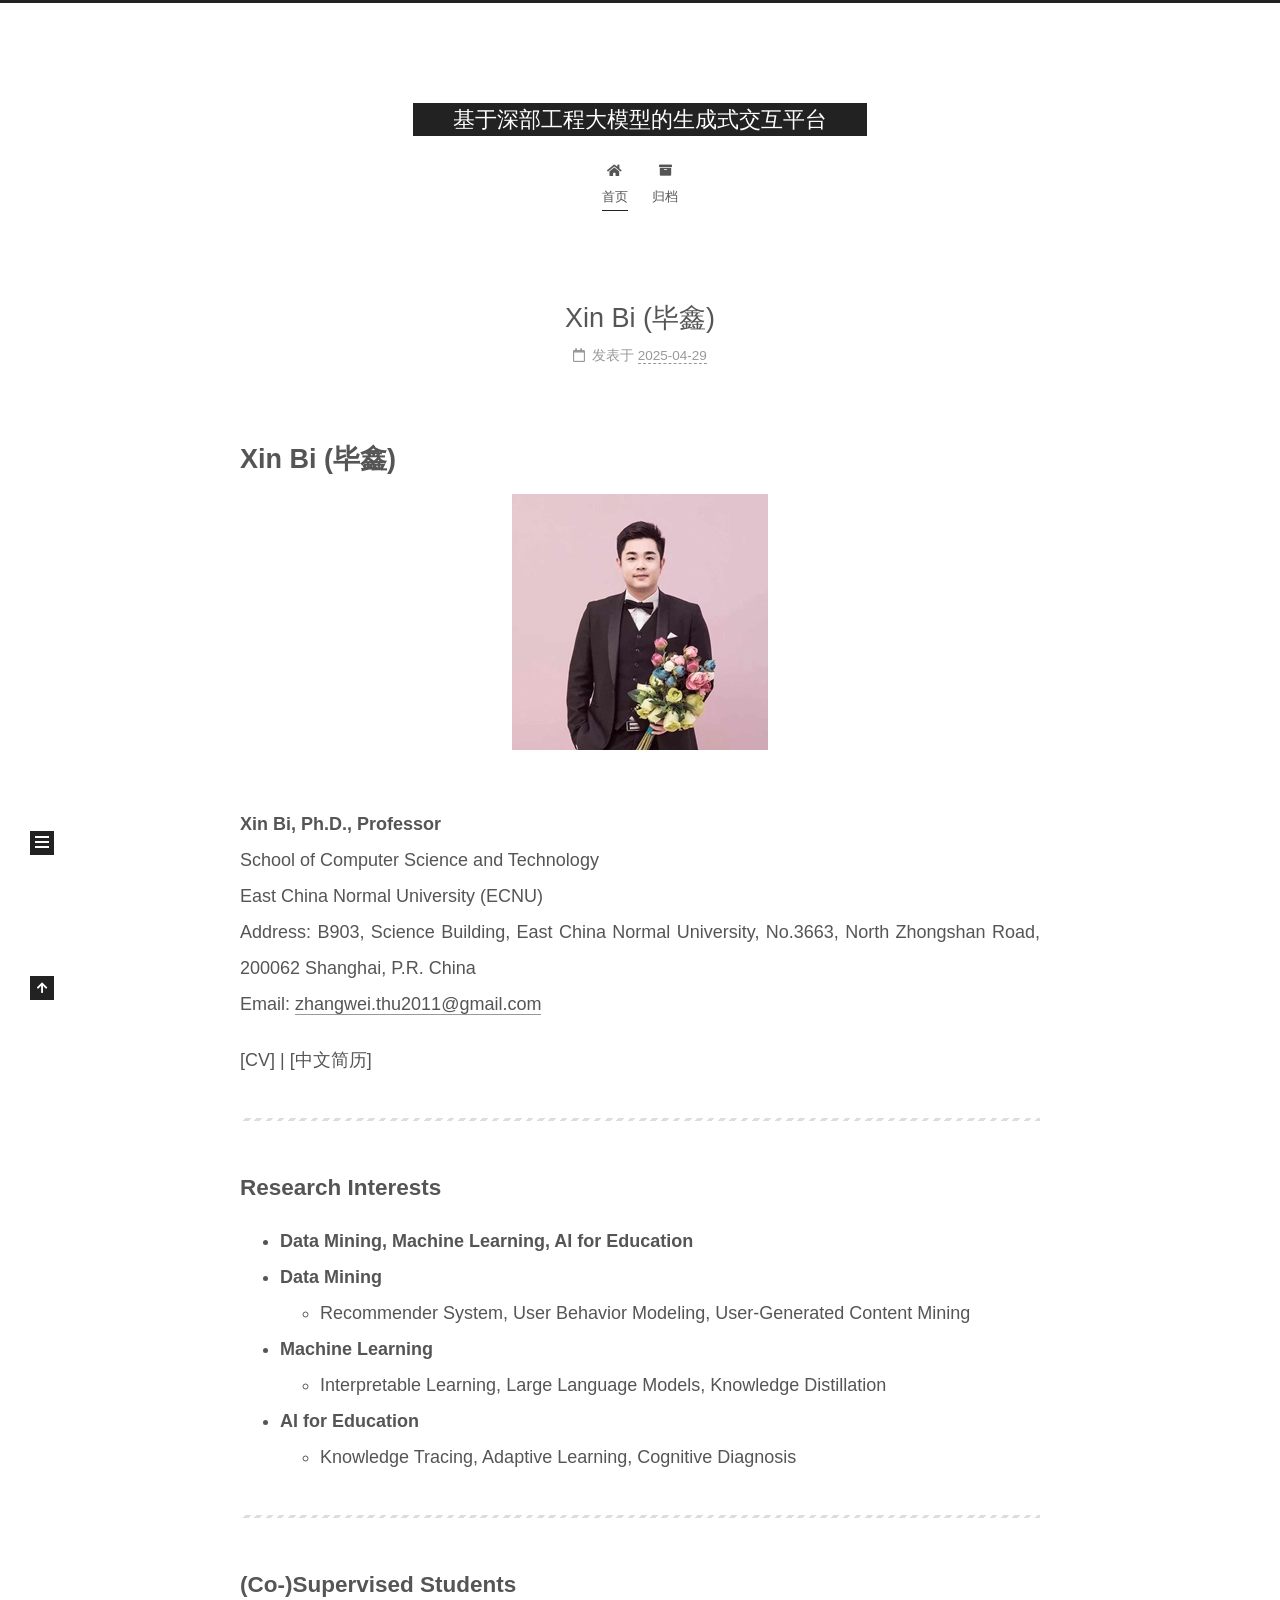
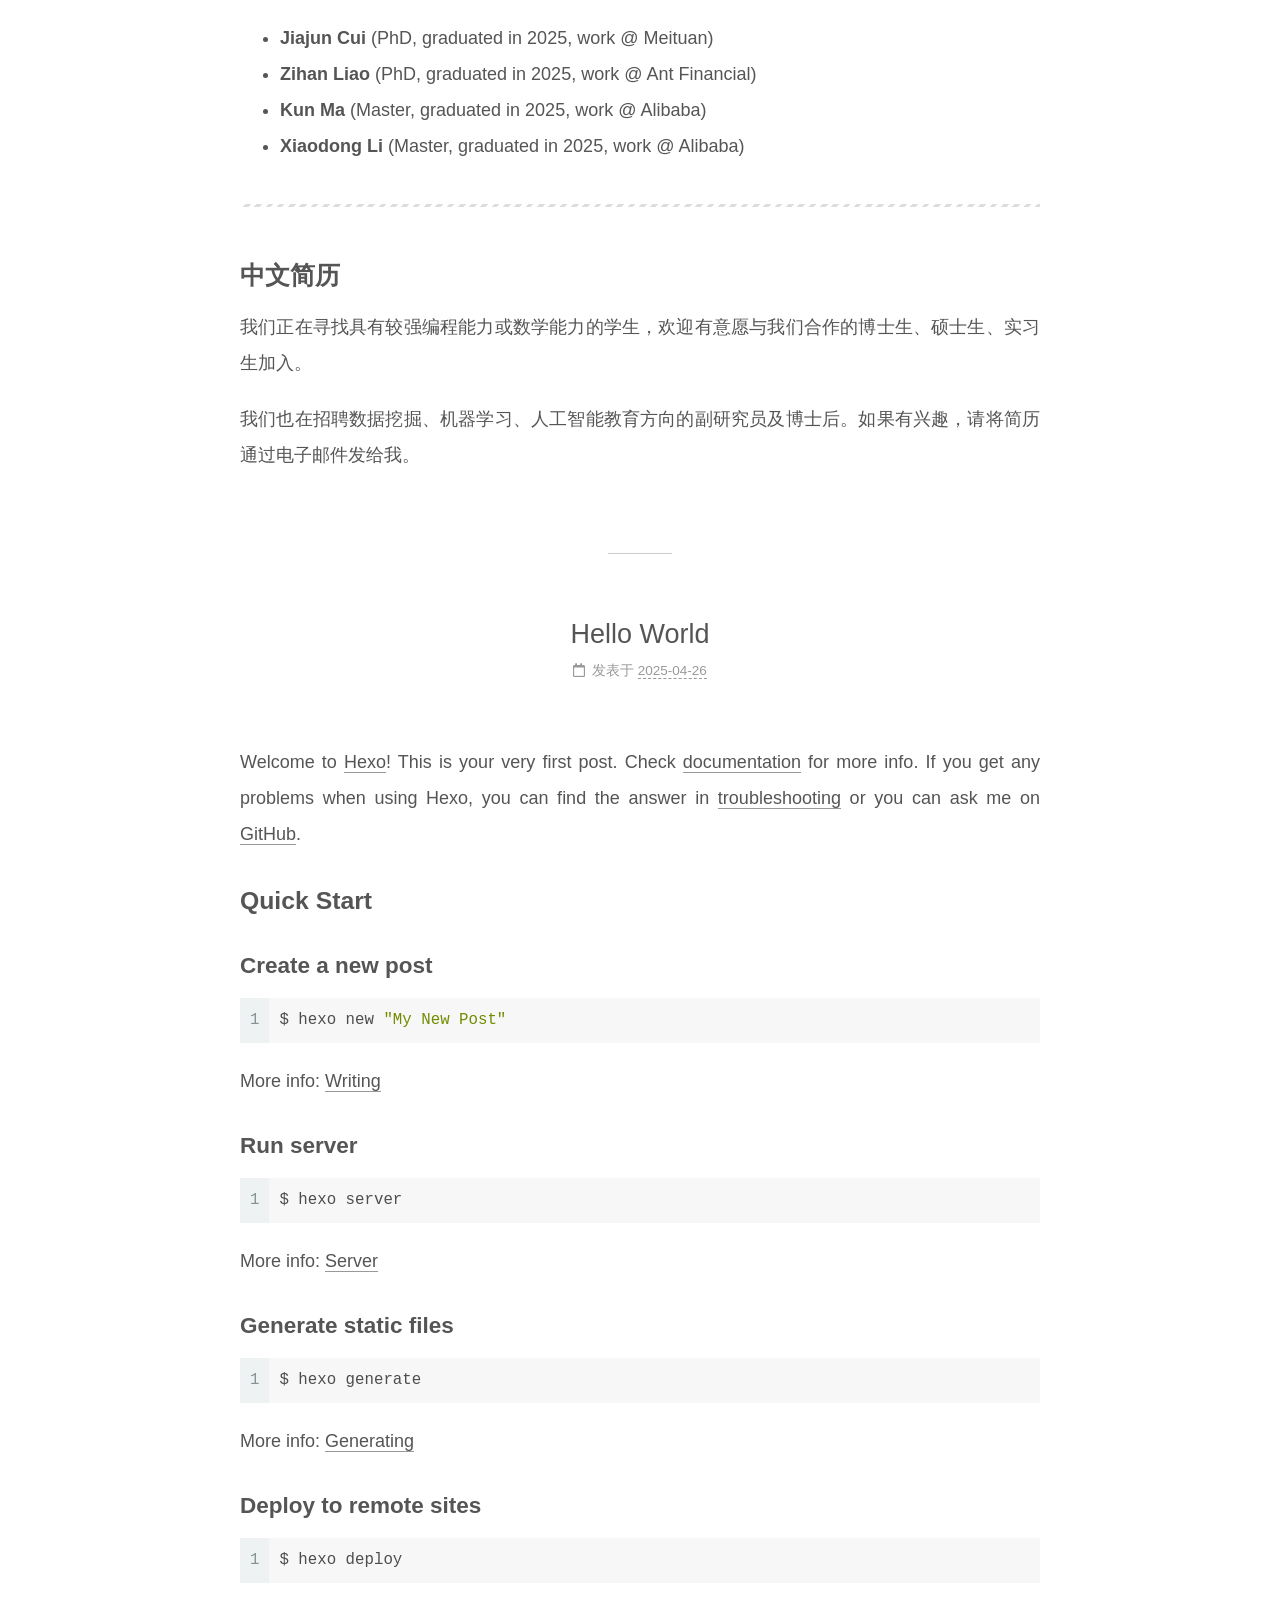
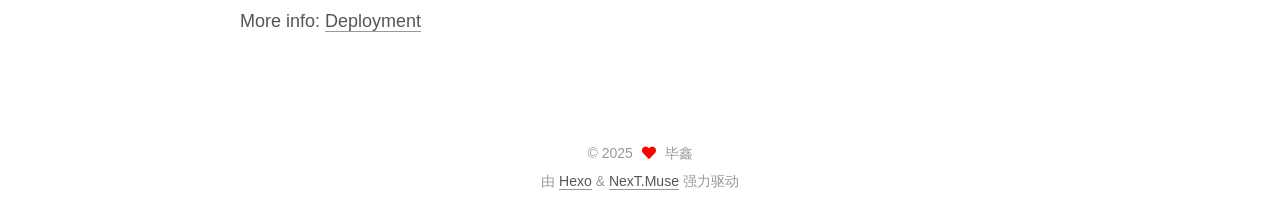
<file: index.html>
<!DOCTYPE html>
<html lang="zh-CN">
<head>
  <meta charset="UTF-8">
<meta name="viewport" content="width=device-width, initial-scale=1, maximum-scale=2">
<meta name="theme-color" content="#222">
<meta name="generator" content="Hexo 7.3.0">
  <link rel="apple-touch-icon" sizes="180x180" href="/images/apple-touch-icon-next.png">
  <link rel="icon" type="image/png" sizes="32x32" href="/images/favicon-32x32-next.png">
  <link rel="icon" type="image/png" sizes="16x16" href="/images/favicon-16x16-next.png">
  <link rel="mask-icon" href="/images/logo.svg" color="#222">

<link rel="stylesheet" href="/css/main.css">


<link rel="stylesheet" href="/lib/font-awesome/css/all.min.css">

<script id="hexo-configurations">
    var NexT = window.NexT || {};
    var CONFIG = {"hostname":"andlight13.github.io","root":"/","scheme":"Muse","version":"7.8.0","exturl":false,"sidebar":{"position":"left","display":"post","padding":18,"offset":12,"onmobile":false},"copycode":{"enable":false,"show_result":false,"style":null},"back2top":{"enable":true,"sidebar":false,"scrollpercent":false},"bookmark":{"enable":false,"color":"#222","save":"auto"},"fancybox":false,"mediumzoom":false,"lazyload":false,"pangu":false,"comments":{"style":"tabs","active":null,"storage":true,"lazyload":false,"nav":null},"algolia":{"hits":{"per_page":10},"labels":{"input_placeholder":"Search for Posts","hits_empty":"We didn't find any results for the search: ${query}","hits_stats":"${hits} results found in ${time} ms"}},"localsearch":{"enable":false,"trigger":"auto","top_n_per_article":1,"unescape":false,"preload":false},"motion":{"enable":true,"async":false,"transition":{"post_block":"fadeIn","post_header":"slideDownIn","post_body":"slideDownIn","coll_header":"slideLeftIn","sidebar":"slideUpIn"}}};
  </script>

  <meta property="og:type" content="website">
<meta property="og:title" content="基于深部工程大模型的生成式交互平台">
<meta property="og:url" content="http://andlight13.github.io/index.html">
<meta property="og:site_name" content="基于深部工程大模型的生成式交互平台">
<meta property="og:locale" content="zh_CN">
<meta property="article:author" content="毕鑫">
<meta name="twitter:card" content="summary">

<link rel="canonical" href="http://andlight13.github.io/">


<script id="page-configurations">
  // https://hexo.io/docs/variables.html
  CONFIG.page = {
    sidebar: "",
    isHome : true,
    isPost : false,
    lang   : 'zh-CN'
  };
</script>

  <title>基于深部工程大模型的生成式交互平台</title>
  






  <noscript>
  <style>
  .use-motion .brand,
  .use-motion .menu-item,
  .sidebar-inner,
  .use-motion .post-block,
  .use-motion .pagination,
  .use-motion .comments,
  .use-motion .post-header,
  .use-motion .post-body,
  .use-motion .collection-header { opacity: initial; }

  .use-motion .site-title,
  .use-motion .site-subtitle {
    opacity: initial;
    top: initial;
  }

  .use-motion .logo-line-before i { left: initial; }
  .use-motion .logo-line-after i { right: initial; }
  </style>
</noscript>

</head>

<body itemscope itemtype="http://schema.org/WebPage">
  <div class="container use-motion">
    <div class="headband"></div>

    <header class="header" itemscope itemtype="http://schema.org/WPHeader">
      <div class="header-inner"><div class="site-brand-container">
  <div class="site-nav-toggle">
    <div class="toggle" aria-label="切换导航栏">
      <span class="toggle-line toggle-line-first"></span>
      <span class="toggle-line toggle-line-middle"></span>
      <span class="toggle-line toggle-line-last"></span>
    </div>
  </div>

  <div class="site-meta">

    <a href="/" class="brand" rel="start">
      <span class="logo-line-before"><i></i></span>
      <h1 class="site-title">基于深部工程大模型的生成式交互平台</h1>
      <span class="logo-line-after"><i></i></span>
    </a>
  </div>

  <div class="site-nav-right">
    <div class="toggle popup-trigger">
    </div>
  </div>
</div>




<nav class="site-nav">
  <ul id="menu" class="main-menu menu">
        <li class="menu-item menu-item-home">

    <a href="/" rel="section"><i class="fa fa-home fa-fw"></i>首页</a>

  </li>
        <li class="menu-item menu-item-archives">

    <a href="/archives/" rel="section"><i class="fa fa-archive fa-fw"></i>归档</a>

  </li>
  </ul>
</nav>




</div>
    </header>

    
  <div class="back-to-top">
    <i class="fa fa-arrow-up"></i>
    <span>0%</span>
  </div>


    <main class="main">
      <div class="main-inner">
        <div class="content-wrap">
          

          <div class="content index posts-expand">
            
      
  
  
  <article itemscope itemtype="http://schema.org/Article" class="post-block" lang="zh-CN">
    <link itemprop="mainEntityOfPage" href="http://andlight13.github.io/2025/04/29/test/">

    <span hidden itemprop="author" itemscope itemtype="http://schema.org/Person">
      <meta itemprop="image" content="/images/avatar.gif">
      <meta itemprop="name" content="毕鑫">
      <meta itemprop="description" content="">
    </span>

    <span hidden itemprop="publisher" itemscope itemtype="http://schema.org/Organization">
      <meta itemprop="name" content="基于深部工程大模型的生成式交互平台">
    </span>
      <header class="post-header">
        <h2 class="post-title" itemprop="name headline">
          
            <a href="/2025/04/29/test/" class="post-title-link" itemprop="url">Xin Bi (毕鑫)</a>
        </h2>

        <div class="post-meta">
            <span class="post-meta-item">
              <span class="post-meta-item-icon">
                <i class="far fa-calendar"></i>
              </span>
              <span class="post-meta-item-text">发表于</span>
              

              <time title="创建时间：2025-04-29 00:00:00 / 修改时间：14:20:10" itemprop="dateCreated datePublished" datetime="2025-04-29T00:00:00+08:00">2025-04-29</time>
            </span>

          

        </div>
      </header>

    
    
    
    <div class="post-body" itemprop="articleBody">

      
          <h1 id="Xin-Bi-毕鑫"><a href="#Xin-Bi-毕鑫" class="headerlink" title="Xin Bi (毕鑫)"></a>Xin Bi (毕鑫)</h1><p><img src="/images/person.jpg" alt="Xin Bi"><br><strong>Xin Bi, Ph.D., Professor</strong><br>School of Computer Science and Technology<br>East China Normal University (ECNU)<br>Address: B903, Science Building, East China Normal University, No.3663, North Zhongshan Road, 200062 Shanghai, P.R. China<br>Email: <a href="mailto:zhangwei.thu2011@gmail.com">zhangwei.thu2011@gmail.com</a></p>
<p>[CV] | [中文简历]</p>
<hr>
<h3 id="Research-Interests"><a href="#Research-Interests" class="headerlink" title="Research Interests"></a>Research Interests</h3><ul>
<li><strong>Data Mining, Machine Learning, AI for Education</strong></li>
<li><strong>Data Mining</strong><ul>
<li>Recommender System, User Behavior Modeling, User-Generated Content Mining</li>
</ul>
</li>
<li><strong>Machine Learning</strong><ul>
<li>Interpretable Learning, Large Language Models, Knowledge Distillation</li>
</ul>
</li>
<li><strong>AI for Education</strong><ul>
<li>Knowledge Tracing, Adaptive Learning, Cognitive Diagnosis</li>
</ul>
</li>
</ul>
<hr>
<h3 id="Co-Supervised-Students"><a href="#Co-Supervised-Students" class="headerlink" title="(Co-)Supervised Students"></a>(Co-)Supervised Students</h3><ul>
<li><strong>Jiajun Cui</strong> (PhD, graduated in 2025, work @ Meituan)</li>
<li><strong>Zihan Liao</strong> (PhD, graduated in 2025, work @ Ant Financial)</li>
<li><strong>Kun Ma</strong> (Master, graduated in 2025, work @ Alibaba)</li>
<li><strong>Xiaodong Li</strong> (Master, graduated in 2025, work @ Alibaba)</li>
</ul>
<hr>
<h2 id="中文简历"><a href="#中文简历" class="headerlink" title="中文简历"></a>中文简历</h2><p>我们正在寻找具有较强编程能力或数学能力的学生，欢迎有意愿与我们合作的博士生、硕士生、实习生加入。</p>
<p>我们也在招聘数据挖掘、机器学习、人工智能教育方向的副研究员及博士后。如果有兴趣，请将简历通过电子邮件发给我。</p>

      
    </div>

    
    
    
      <footer class="post-footer">
        <div class="post-eof"></div>
      </footer>
  </article>
  
  
  

      
  
  
  <article itemscope itemtype="http://schema.org/Article" class="post-block" lang="zh-CN">
    <link itemprop="mainEntityOfPage" href="http://andlight13.github.io/2025/04/26/hello-world/">

    <span hidden itemprop="author" itemscope itemtype="http://schema.org/Person">
      <meta itemprop="image" content="/images/avatar.gif">
      <meta itemprop="name" content="毕鑫">
      <meta itemprop="description" content="">
    </span>

    <span hidden itemprop="publisher" itemscope itemtype="http://schema.org/Organization">
      <meta itemprop="name" content="基于深部工程大模型的生成式交互平台">
    </span>
      <header class="post-header">
        <h2 class="post-title" itemprop="name headline">
          
            <a href="/2025/04/26/hello-world/" class="post-title-link" itemprop="url">Hello World</a>
        </h2>

        <div class="post-meta">
            <span class="post-meta-item">
              <span class="post-meta-item-icon">
                <i class="far fa-calendar"></i>
              </span>
              <span class="post-meta-item-text">发表于</span>
              

              <time title="创建时间：2025-04-26 19:51:03 / 修改时间：19:43:51" itemprop="dateCreated datePublished" datetime="2025-04-26T19:51:03+08:00">2025-04-26</time>
            </span>

          

        </div>
      </header>

    
    
    
    <div class="post-body" itemprop="articleBody">

      
          <p>Welcome to <a target="_blank" rel="noopener" href="https://hexo.io/">Hexo</a>! This is your very first post. Check <a target="_blank" rel="noopener" href="https://hexo.io/docs/">documentation</a> for more info. If you get any problems when using Hexo, you can find the answer in <a target="_blank" rel="noopener" href="https://hexo.io/docs/troubleshooting.html">troubleshooting</a> or you can ask me on <a target="_blank" rel="noopener" href="https://github.com/hexojs/hexo/issues">GitHub</a>.</p>
<h2 id="Quick-Start"><a href="#Quick-Start" class="headerlink" title="Quick Start"></a>Quick Start</h2><h3 id="Create-a-new-post"><a href="#Create-a-new-post" class="headerlink" title="Create a new post"></a>Create a new post</h3><figure class="highlight bash"><table><tr><td class="gutter"><pre><span class="line">1</span><br></pre></td><td class="code"><pre><span class="line">$ hexo new <span class="string">&quot;My New Post&quot;</span></span><br></pre></td></tr></table></figure>

<p>More info: <a target="_blank" rel="noopener" href="https://hexo.io/docs/writing.html">Writing</a></p>
<h3 id="Run-server"><a href="#Run-server" class="headerlink" title="Run server"></a>Run server</h3><figure class="highlight bash"><table><tr><td class="gutter"><pre><span class="line">1</span><br></pre></td><td class="code"><pre><span class="line">$ hexo server</span><br></pre></td></tr></table></figure>

<p>More info: <a target="_blank" rel="noopener" href="https://hexo.io/docs/server.html">Server</a></p>
<h3 id="Generate-static-files"><a href="#Generate-static-files" class="headerlink" title="Generate static files"></a>Generate static files</h3><figure class="highlight bash"><table><tr><td class="gutter"><pre><span class="line">1</span><br></pre></td><td class="code"><pre><span class="line">$ hexo generate</span><br></pre></td></tr></table></figure>

<p>More info: <a target="_blank" rel="noopener" href="https://hexo.io/docs/generating.html">Generating</a></p>
<h3 id="Deploy-to-remote-sites"><a href="#Deploy-to-remote-sites" class="headerlink" title="Deploy to remote sites"></a>Deploy to remote sites</h3><figure class="highlight bash"><table><tr><td class="gutter"><pre><span class="line">1</span><br></pre></td><td class="code"><pre><span class="line">$ hexo deploy</span><br></pre></td></tr></table></figure>

<p>More info: <a target="_blank" rel="noopener" href="https://hexo.io/docs/one-command-deployment.html">Deployment</a></p>

      
    </div>

    
    
    
      <footer class="post-footer">
        <div class="post-eof"></div>
      </footer>
  </article>
  
  
  


  



          </div>
          

<script>
  window.addEventListener('tabs:register', () => {
    let { activeClass } = CONFIG.comments;
    if (CONFIG.comments.storage) {
      activeClass = localStorage.getItem('comments_active') || activeClass;
    }
    if (activeClass) {
      let activeTab = document.querySelector(`a[href="#comment-${activeClass}"]`);
      if (activeTab) {
        activeTab.click();
      }
    }
  });
  if (CONFIG.comments.storage) {
    window.addEventListener('tabs:click', event => {
      if (!event.target.matches('.tabs-comment .tab-content .tab-pane')) return;
      let commentClass = event.target.classList[1];
      localStorage.setItem('comments_active', commentClass);
    });
  }
</script>

        </div>
          
  
  <div class="toggle sidebar-toggle">
    <span class="toggle-line toggle-line-first"></span>
    <span class="toggle-line toggle-line-middle"></span>
    <span class="toggle-line toggle-line-last"></span>
  </div>

  <aside class="sidebar">
    <div class="sidebar-inner">

      <ul class="sidebar-nav motion-element">
        <li class="sidebar-nav-toc">
          文章目录
        </li>
        <li class="sidebar-nav-overview">
          站点概览
        </li>
      </ul>

      <!--noindex-->
      <div class="post-toc-wrap sidebar-panel">
      </div>
      <!--/noindex-->

      <div class="site-overview-wrap sidebar-panel">
        <div class="site-author motion-element" itemprop="author" itemscope itemtype="http://schema.org/Person">
  <p class="site-author-name" itemprop="name">毕鑫</p>
  <div class="site-description" itemprop="description"></div>
</div>
<div class="site-state-wrap motion-element">
  <nav class="site-state">
      <div class="site-state-item site-state-posts">
          <a href="/archives/">
        
          <span class="site-state-item-count">2</span>
          <span class="site-state-item-name">日志</span>
        </a>
      </div>
  </nav>
</div>



      </div>

    </div>
  </aside>
  <div id="sidebar-dimmer"></div>


      </div>
    </main>

    <footer class="footer">
      <div class="footer-inner">
        

        

<div class="copyright">
  
  &copy; 
  <span itemprop="copyrightYear">2025</span>
  <span class="with-love">
    <i class="fa fa-heart"></i>
  </span>
  <span class="author" itemprop="copyrightHolder">毕鑫</span>
</div>
  <div class="powered-by">由 <a href="https://hexo.io/" class="theme-link" rel="noopener" target="_blank">Hexo</a> & <a href="https://muse.theme-next.org/" class="theme-link" rel="noopener" target="_blank">NexT.Muse</a> 强力驱动
  </div>

        








      </div>
    </footer>
  </div>

  
  <script src="/lib/anime.min.js"></script>
  <script src="/lib/velocity/velocity.min.js"></script>
  <script src="/lib/velocity/velocity.ui.min.js"></script>

<script src="/js/utils.js"></script>

<script src="/js/motion.js"></script>


<script src="/js/schemes/muse.js"></script>


<script src="/js/next-boot.js"></script>




  















  

  

</body>
</html>
</file>
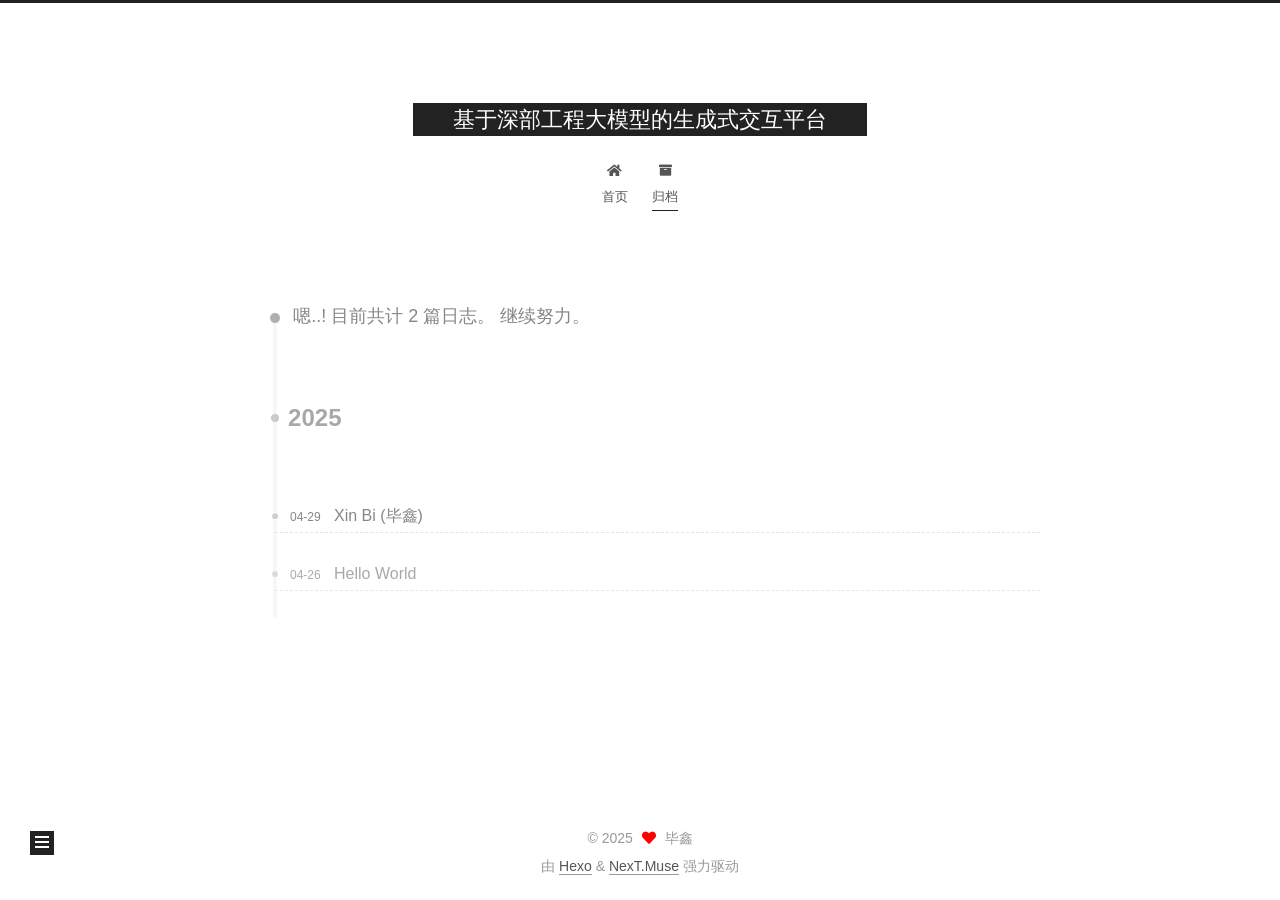
<file: archives/index.html>
<!DOCTYPE html>
<html lang="zh-CN">
<head>
  <meta charset="UTF-8">
<meta name="viewport" content="width=device-width, initial-scale=1, maximum-scale=2">
<meta name="theme-color" content="#222">
<meta name="generator" content="Hexo 7.3.0">
  <link rel="apple-touch-icon" sizes="180x180" href="/images/apple-touch-icon-next.png">
  <link rel="icon" type="image/png" sizes="32x32" href="/images/favicon-32x32-next.png">
  <link rel="icon" type="image/png" sizes="16x16" href="/images/favicon-16x16-next.png">
  <link rel="mask-icon" href="/images/logo.svg" color="#222">

<link rel="stylesheet" href="/css/main.css">


<link rel="stylesheet" href="/lib/font-awesome/css/all.min.css">

<script id="hexo-configurations">
    var NexT = window.NexT || {};
    var CONFIG = {"hostname":"andlight13.github.io","root":"/","scheme":"Muse","version":"7.8.0","exturl":false,"sidebar":{"position":"left","display":"post","padding":18,"offset":12,"onmobile":false},"copycode":{"enable":false,"show_result":false,"style":null},"back2top":{"enable":true,"sidebar":false,"scrollpercent":false},"bookmark":{"enable":false,"color":"#222","save":"auto"},"fancybox":false,"mediumzoom":false,"lazyload":false,"pangu":false,"comments":{"style":"tabs","active":null,"storage":true,"lazyload":false,"nav":null},"algolia":{"hits":{"per_page":10},"labels":{"input_placeholder":"Search for Posts","hits_empty":"We didn't find any results for the search: ${query}","hits_stats":"${hits} results found in ${time} ms"}},"localsearch":{"enable":false,"trigger":"auto","top_n_per_article":1,"unescape":false,"preload":false},"motion":{"enable":true,"async":false,"transition":{"post_block":"fadeIn","post_header":"slideDownIn","post_body":"slideDownIn","coll_header":"slideLeftIn","sidebar":"slideUpIn"}}};
  </script>

  <meta property="og:type" content="website">
<meta property="og:title" content="基于深部工程大模型的生成式交互平台">
<meta property="og:url" content="http://andlight13.github.io/archives/index.html">
<meta property="og:site_name" content="基于深部工程大模型的生成式交互平台">
<meta property="og:locale" content="zh_CN">
<meta property="article:author" content="毕鑫">
<meta name="twitter:card" content="summary">

<link rel="canonical" href="http://andlight13.github.io/archives/">


<script id="page-configurations">
  // https://hexo.io/docs/variables.html
  CONFIG.page = {
    sidebar: "",
    isHome : false,
    isPost : false,
    lang   : 'zh-CN'
  };
</script>

  <title>归档 | 基于深部工程大模型的生成式交互平台</title>
  






  <noscript>
  <style>
  .use-motion .brand,
  .use-motion .menu-item,
  .sidebar-inner,
  .use-motion .post-block,
  .use-motion .pagination,
  .use-motion .comments,
  .use-motion .post-header,
  .use-motion .post-body,
  .use-motion .collection-header { opacity: initial; }

  .use-motion .site-title,
  .use-motion .site-subtitle {
    opacity: initial;
    top: initial;
  }

  .use-motion .logo-line-before i { left: initial; }
  .use-motion .logo-line-after i { right: initial; }
  </style>
</noscript>

</head>

<body itemscope itemtype="http://schema.org/WebPage">
  <div class="container use-motion">
    <div class="headband"></div>

    <header class="header" itemscope itemtype="http://schema.org/WPHeader">
      <div class="header-inner"><div class="site-brand-container">
  <div class="site-nav-toggle">
    <div class="toggle" aria-label="切换导航栏">
      <span class="toggle-line toggle-line-first"></span>
      <span class="toggle-line toggle-line-middle"></span>
      <span class="toggle-line toggle-line-last"></span>
    </div>
  </div>

  <div class="site-meta">

    <a href="/" class="brand" rel="start">
      <span class="logo-line-before"><i></i></span>
      <h1 class="site-title">基于深部工程大模型的生成式交互平台</h1>
      <span class="logo-line-after"><i></i></span>
    </a>
  </div>

  <div class="site-nav-right">
    <div class="toggle popup-trigger">
    </div>
  </div>
</div>




<nav class="site-nav">
  <ul id="menu" class="main-menu menu">
        <li class="menu-item menu-item-home">

    <a href="/" rel="section"><i class="fa fa-home fa-fw"></i>首页</a>

  </li>
        <li class="menu-item menu-item-archives">

    <a href="/archives/" rel="section"><i class="fa fa-archive fa-fw"></i>归档</a>

  </li>
  </ul>
</nav>




</div>
    </header>

    
  <div class="back-to-top">
    <i class="fa fa-arrow-up"></i>
    <span>0%</span>
  </div>


    <main class="main">
      <div class="main-inner">
        <div class="content-wrap">
          

          <div class="content archive">
            

  
  
  
  <div class="post-block">
    <div class="posts-collapse">
      <div class="collection-title">
        <span class="collection-header">嗯..! 目前共计 2 篇日志。 继续努力。</span>
      </div>

      
    <div class="collection-year">
      <span class="collection-header">2025</span>
    </div>

  <article itemscope itemtype="http://schema.org/Article">
    <header class="post-header">

      <div class="post-meta">
        <time itemprop="dateCreated"
              datetime="2025-04-29T00:00:00+08:00"
              content="2025-04-29">
          04-29
        </time>
      </div>

      <div class="post-title">
          <a class="post-title-link" href="/2025/04/29/test/" itemprop="url">
            <span itemprop="name">Xin Bi (毕鑫)</span>
          </a>
      </div>

    </header>
  </article>

  <article itemscope itemtype="http://schema.org/Article">
    <header class="post-header">

      <div class="post-meta">
        <time itemprop="dateCreated"
              datetime="2025-04-26T19:51:03+08:00"
              content="2025-04-26">
          04-26
        </time>
      </div>

      <div class="post-title">
          <a class="post-title-link" href="/2025/04/26/hello-world/" itemprop="url">
            <span itemprop="name">Hello World</span>
          </a>
      </div>

    </header>
  </article>


    </div>
  </div>
  
  
  

  



          </div>
          

<script>
  window.addEventListener('tabs:register', () => {
    let { activeClass } = CONFIG.comments;
    if (CONFIG.comments.storage) {
      activeClass = localStorage.getItem('comments_active') || activeClass;
    }
    if (activeClass) {
      let activeTab = document.querySelector(`a[href="#comment-${activeClass}"]`);
      if (activeTab) {
        activeTab.click();
      }
    }
  });
  if (CONFIG.comments.storage) {
    window.addEventListener('tabs:click', event => {
      if (!event.target.matches('.tabs-comment .tab-content .tab-pane')) return;
      let commentClass = event.target.classList[1];
      localStorage.setItem('comments_active', commentClass);
    });
  }
</script>

        </div>
          
  
  <div class="toggle sidebar-toggle">
    <span class="toggle-line toggle-line-first"></span>
    <span class="toggle-line toggle-line-middle"></span>
    <span class="toggle-line toggle-line-last"></span>
  </div>

  <aside class="sidebar">
    <div class="sidebar-inner">

      <ul class="sidebar-nav motion-element">
        <li class="sidebar-nav-toc">
          文章目录
        </li>
        <li class="sidebar-nav-overview">
          站点概览
        </li>
      </ul>

      <!--noindex-->
      <div class="post-toc-wrap sidebar-panel">
      </div>
      <!--/noindex-->

      <div class="site-overview-wrap sidebar-panel">
        <div class="site-author motion-element" itemprop="author" itemscope itemtype="http://schema.org/Person">
  <p class="site-author-name" itemprop="name">毕鑫</p>
  <div class="site-description" itemprop="description"></div>
</div>
<div class="site-state-wrap motion-element">
  <nav class="site-state">
      <div class="site-state-item site-state-posts">
          <a href="/archives/">
        
          <span class="site-state-item-count">2</span>
          <span class="site-state-item-name">日志</span>
        </a>
      </div>
  </nav>
</div>



      </div>

    </div>
  </aside>
  <div id="sidebar-dimmer"></div>


      </div>
    </main>

    <footer class="footer">
      <div class="footer-inner">
        

        

<div class="copyright">
  
  &copy; 
  <span itemprop="copyrightYear">2025</span>
  <span class="with-love">
    <i class="fa fa-heart"></i>
  </span>
  <span class="author" itemprop="copyrightHolder">毕鑫</span>
</div>
  <div class="powered-by">由 <a href="https://hexo.io/" class="theme-link" rel="noopener" target="_blank">Hexo</a> & <a href="https://muse.theme-next.org/" class="theme-link" rel="noopener" target="_blank">NexT.Muse</a> 强力驱动
  </div>

        








      </div>
    </footer>
  </div>

  
  <script src="/lib/anime.min.js"></script>
  <script src="/lib/velocity/velocity.min.js"></script>
  <script src="/lib/velocity/velocity.ui.min.js"></script>

<script src="/js/utils.js"></script>

<script src="/js/motion.js"></script>


<script src="/js/schemes/muse.js"></script>


<script src="/js/next-boot.js"></script>




  















  

  

</body>
</html>
</file>
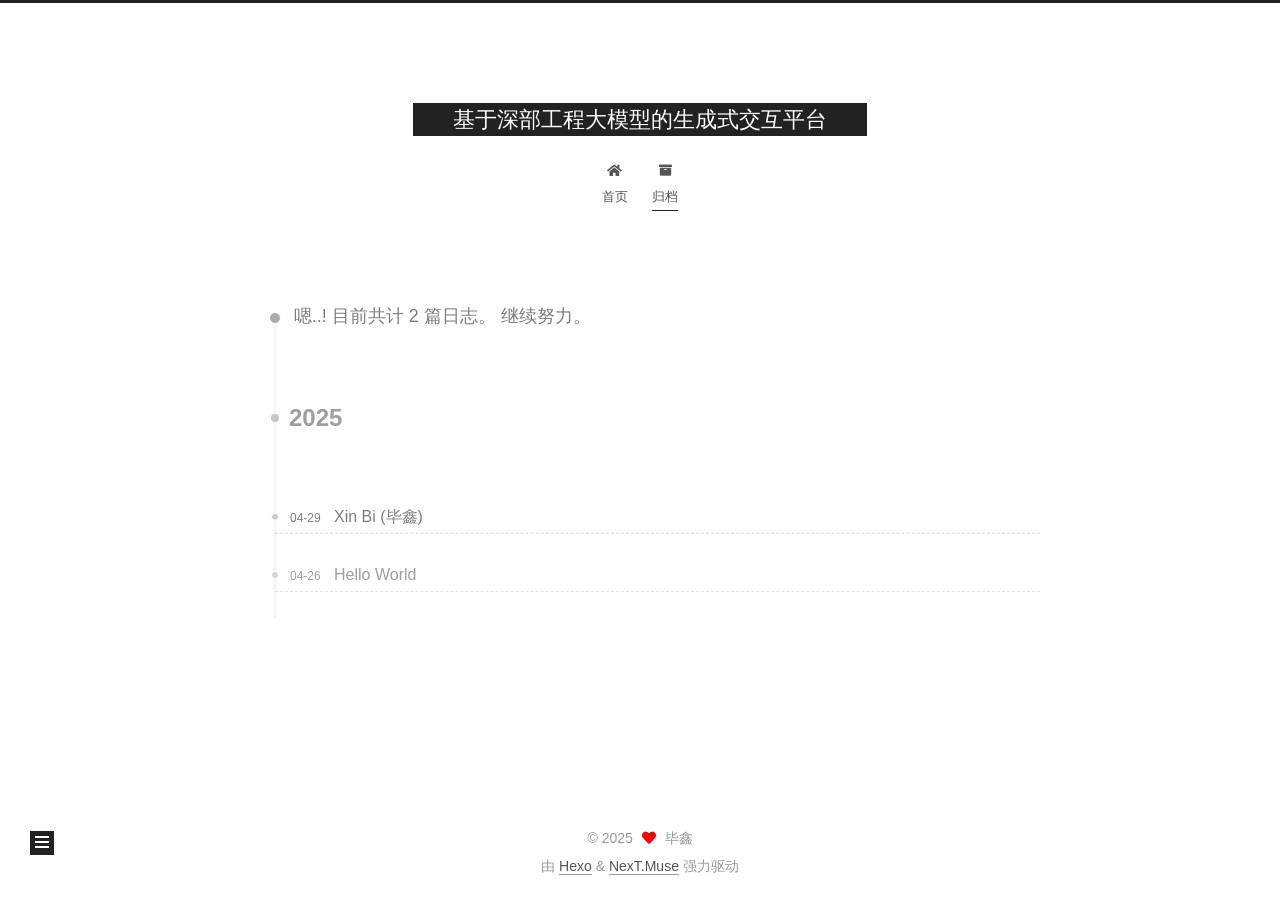
<file: archives/2025/index.html>
<!DOCTYPE html>
<html lang="zh-CN">
<head>
  <meta charset="UTF-8">
<meta name="viewport" content="width=device-width, initial-scale=1, maximum-scale=2">
<meta name="theme-color" content="#222">
<meta name="generator" content="Hexo 7.3.0">
  <link rel="apple-touch-icon" sizes="180x180" href="/images/apple-touch-icon-next.png">
  <link rel="icon" type="image/png" sizes="32x32" href="/images/favicon-32x32-next.png">
  <link rel="icon" type="image/png" sizes="16x16" href="/images/favicon-16x16-next.png">
  <link rel="mask-icon" href="/images/logo.svg" color="#222">

<link rel="stylesheet" href="/css/main.css">


<link rel="stylesheet" href="/lib/font-awesome/css/all.min.css">

<script id="hexo-configurations">
    var NexT = window.NexT || {};
    var CONFIG = {"hostname":"andlight13.github.io","root":"/","scheme":"Muse","version":"7.8.0","exturl":false,"sidebar":{"position":"left","display":"post","padding":18,"offset":12,"onmobile":false},"copycode":{"enable":false,"show_result":false,"style":null},"back2top":{"enable":true,"sidebar":false,"scrollpercent":false},"bookmark":{"enable":false,"color":"#222","save":"auto"},"fancybox":false,"mediumzoom":false,"lazyload":false,"pangu":false,"comments":{"style":"tabs","active":null,"storage":true,"lazyload":false,"nav":null},"algolia":{"hits":{"per_page":10},"labels":{"input_placeholder":"Search for Posts","hits_empty":"We didn't find any results for the search: ${query}","hits_stats":"${hits} results found in ${time} ms"}},"localsearch":{"enable":false,"trigger":"auto","top_n_per_article":1,"unescape":false,"preload":false},"motion":{"enable":true,"async":false,"transition":{"post_block":"fadeIn","post_header":"slideDownIn","post_body":"slideDownIn","coll_header":"slideLeftIn","sidebar":"slideUpIn"}}};
  </script>

  <meta property="og:type" content="website">
<meta property="og:title" content="基于深部工程大模型的生成式交互平台">
<meta property="og:url" content="http://andlight13.github.io/archives/2025/index.html">
<meta property="og:site_name" content="基于深部工程大模型的生成式交互平台">
<meta property="og:locale" content="zh_CN">
<meta property="article:author" content="毕鑫">
<meta name="twitter:card" content="summary">

<link rel="canonical" href="http://andlight13.github.io/archives/2025/">


<script id="page-configurations">
  // https://hexo.io/docs/variables.html
  CONFIG.page = {
    sidebar: "",
    isHome : false,
    isPost : false,
    lang   : 'zh-CN'
  };
</script>

  <title>归档 | 基于深部工程大模型的生成式交互平台</title>
  






  <noscript>
  <style>
  .use-motion .brand,
  .use-motion .menu-item,
  .sidebar-inner,
  .use-motion .post-block,
  .use-motion .pagination,
  .use-motion .comments,
  .use-motion .post-header,
  .use-motion .post-body,
  .use-motion .collection-header { opacity: initial; }

  .use-motion .site-title,
  .use-motion .site-subtitle {
    opacity: initial;
    top: initial;
  }

  .use-motion .logo-line-before i { left: initial; }
  .use-motion .logo-line-after i { right: initial; }
  </style>
</noscript>

</head>

<body itemscope itemtype="http://schema.org/WebPage">
  <div class="container use-motion">
    <div class="headband"></div>

    <header class="header" itemscope itemtype="http://schema.org/WPHeader">
      <div class="header-inner"><div class="site-brand-container">
  <div class="site-nav-toggle">
    <div class="toggle" aria-label="切换导航栏">
      <span class="toggle-line toggle-line-first"></span>
      <span class="toggle-line toggle-line-middle"></span>
      <span class="toggle-line toggle-line-last"></span>
    </div>
  </div>

  <div class="site-meta">

    <a href="/" class="brand" rel="start">
      <span class="logo-line-before"><i></i></span>
      <h1 class="site-title">基于深部工程大模型的生成式交互平台</h1>
      <span class="logo-line-after"><i></i></span>
    </a>
  </div>

  <div class="site-nav-right">
    <div class="toggle popup-trigger">
    </div>
  </div>
</div>




<nav class="site-nav">
  <ul id="menu" class="main-menu menu">
        <li class="menu-item menu-item-home">

    <a href="/" rel="section"><i class="fa fa-home fa-fw"></i>首页</a>

  </li>
        <li class="menu-item menu-item-archives">

    <a href="/archives/" rel="section"><i class="fa fa-archive fa-fw"></i>归档</a>

  </li>
  </ul>
</nav>




</div>
    </header>

    
  <div class="back-to-top">
    <i class="fa fa-arrow-up"></i>
    <span>0%</span>
  </div>


    <main class="main">
      <div class="main-inner">
        <div class="content-wrap">
          

          <div class="content archive">
            

  
  
  
  <div class="post-block">
    <div class="posts-collapse">
      <div class="collection-title">
        <span class="collection-header">嗯..! 目前共计 2 篇日志。 继续努力。</span>
      </div>

      
    <div class="collection-year">
      <span class="collection-header">2025</span>
    </div>

  <article itemscope itemtype="http://schema.org/Article">
    <header class="post-header">

      <div class="post-meta">
        <time itemprop="dateCreated"
              datetime="2025-04-29T00:00:00+08:00"
              content="2025-04-29">
          04-29
        </time>
      </div>

      <div class="post-title">
          <a class="post-title-link" href="/2025/04/29/test/" itemprop="url">
            <span itemprop="name">Xin Bi (毕鑫)</span>
          </a>
      </div>

    </header>
  </article>

  <article itemscope itemtype="http://schema.org/Article">
    <header class="post-header">

      <div class="post-meta">
        <time itemprop="dateCreated"
              datetime="2025-04-26T19:51:03+08:00"
              content="2025-04-26">
          04-26
        </time>
      </div>

      <div class="post-title">
          <a class="post-title-link" href="/2025/04/26/hello-world/" itemprop="url">
            <span itemprop="name">Hello World</span>
          </a>
      </div>

    </header>
  </article>


    </div>
  </div>
  
  
  

  



          </div>
          

<script>
  window.addEventListener('tabs:register', () => {
    let { activeClass } = CONFIG.comments;
    if (CONFIG.comments.storage) {
      activeClass = localStorage.getItem('comments_active') || activeClass;
    }
    if (activeClass) {
      let activeTab = document.querySelector(`a[href="#comment-${activeClass}"]`);
      if (activeTab) {
        activeTab.click();
      }
    }
  });
  if (CONFIG.comments.storage) {
    window.addEventListener('tabs:click', event => {
      if (!event.target.matches('.tabs-comment .tab-content .tab-pane')) return;
      let commentClass = event.target.classList[1];
      localStorage.setItem('comments_active', commentClass);
    });
  }
</script>

        </div>
          
  
  <div class="toggle sidebar-toggle">
    <span class="toggle-line toggle-line-first"></span>
    <span class="toggle-line toggle-line-middle"></span>
    <span class="toggle-line toggle-line-last"></span>
  </div>

  <aside class="sidebar">
    <div class="sidebar-inner">

      <ul class="sidebar-nav motion-element">
        <li class="sidebar-nav-toc">
          文章目录
        </li>
        <li class="sidebar-nav-overview">
          站点概览
        </li>
      </ul>

      <!--noindex-->
      <div class="post-toc-wrap sidebar-panel">
      </div>
      <!--/noindex-->

      <div class="site-overview-wrap sidebar-panel">
        <div class="site-author motion-element" itemprop="author" itemscope itemtype="http://schema.org/Person">
  <p class="site-author-name" itemprop="name">毕鑫</p>
  <div class="site-description" itemprop="description"></div>
</div>
<div class="site-state-wrap motion-element">
  <nav class="site-state">
      <div class="site-state-item site-state-posts">
          <a href="/archives/">
        
          <span class="site-state-item-count">2</span>
          <span class="site-state-item-name">日志</span>
        </a>
      </div>
  </nav>
</div>



      </div>

    </div>
  </aside>
  <div id="sidebar-dimmer"></div>


      </div>
    </main>

    <footer class="footer">
      <div class="footer-inner">
        

        

<div class="copyright">
  
  &copy; 
  <span itemprop="copyrightYear">2025</span>
  <span class="with-love">
    <i class="fa fa-heart"></i>
  </span>
  <span class="author" itemprop="copyrightHolder">毕鑫</span>
</div>
  <div class="powered-by">由 <a href="https://hexo.io/" class="theme-link" rel="noopener" target="_blank">Hexo</a> & <a href="https://muse.theme-next.org/" class="theme-link" rel="noopener" target="_blank">NexT.Muse</a> 强力驱动
  </div>

        








      </div>
    </footer>
  </div>

  
  <script src="/lib/anime.min.js"></script>
  <script src="/lib/velocity/velocity.min.js"></script>
  <script src="/lib/velocity/velocity.ui.min.js"></script>

<script src="/js/utils.js"></script>

<script src="/js/motion.js"></script>


<script src="/js/schemes/muse.js"></script>


<script src="/js/next-boot.js"></script>




  















  

  

</body>
</html>
</file>
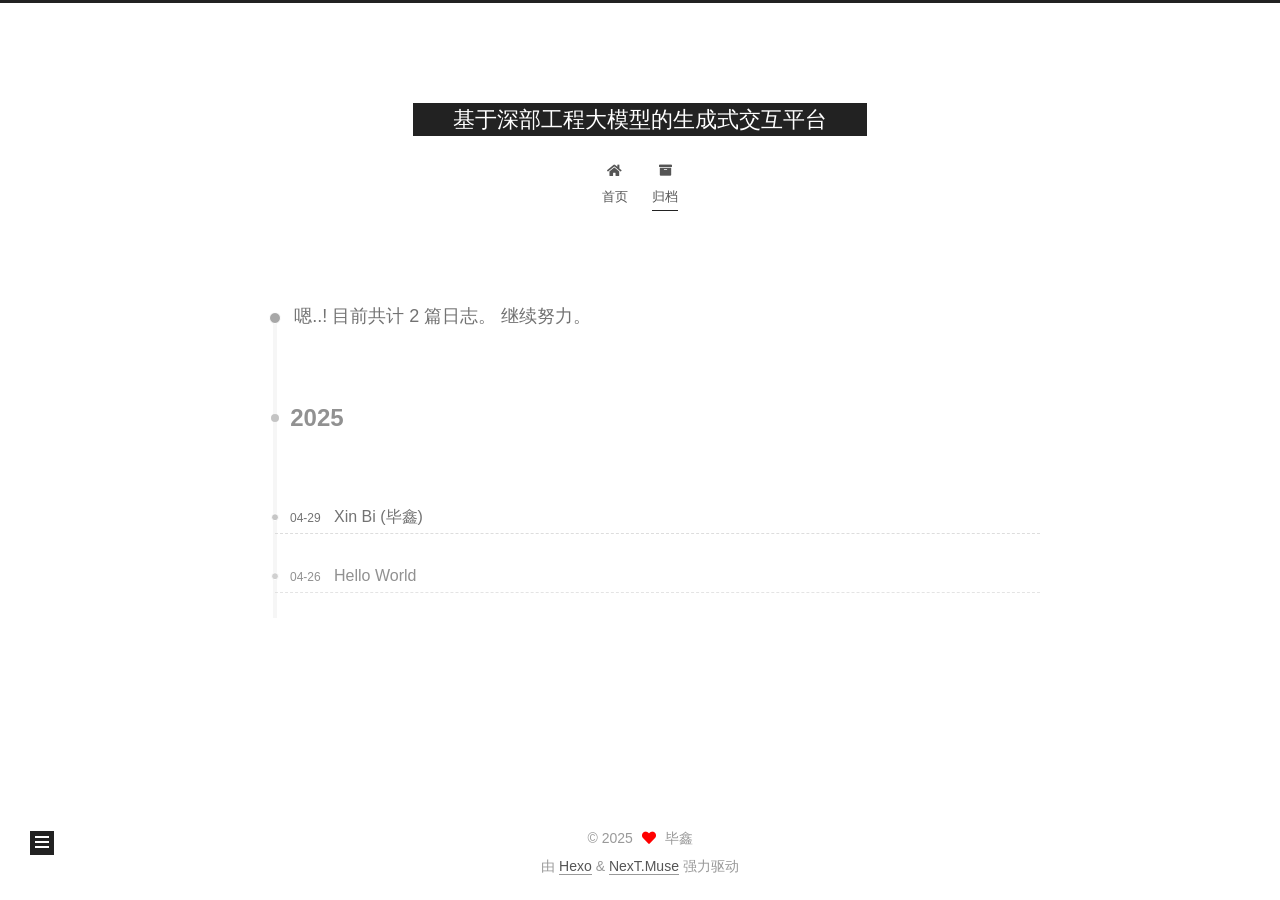
<file: archives/2025/04/index.html>
<!DOCTYPE html>
<html lang="zh-CN">
<head>
  <meta charset="UTF-8">
<meta name="viewport" content="width=device-width, initial-scale=1, maximum-scale=2">
<meta name="theme-color" content="#222">
<meta name="generator" content="Hexo 7.3.0">
  <link rel="apple-touch-icon" sizes="180x180" href="/images/apple-touch-icon-next.png">
  <link rel="icon" type="image/png" sizes="32x32" href="/images/favicon-32x32-next.png">
  <link rel="icon" type="image/png" sizes="16x16" href="/images/favicon-16x16-next.png">
  <link rel="mask-icon" href="/images/logo.svg" color="#222">

<link rel="stylesheet" href="/css/main.css">


<link rel="stylesheet" href="/lib/font-awesome/css/all.min.css">

<script id="hexo-configurations">
    var NexT = window.NexT || {};
    var CONFIG = {"hostname":"andlight13.github.io","root":"/","scheme":"Muse","version":"7.8.0","exturl":false,"sidebar":{"position":"left","display":"post","padding":18,"offset":12,"onmobile":false},"copycode":{"enable":false,"show_result":false,"style":null},"back2top":{"enable":true,"sidebar":false,"scrollpercent":false},"bookmark":{"enable":false,"color":"#222","save":"auto"},"fancybox":false,"mediumzoom":false,"lazyload":false,"pangu":false,"comments":{"style":"tabs","active":null,"storage":true,"lazyload":false,"nav":null},"algolia":{"hits":{"per_page":10},"labels":{"input_placeholder":"Search for Posts","hits_empty":"We didn't find any results for the search: ${query}","hits_stats":"${hits} results found in ${time} ms"}},"localsearch":{"enable":false,"trigger":"auto","top_n_per_article":1,"unescape":false,"preload":false},"motion":{"enable":true,"async":false,"transition":{"post_block":"fadeIn","post_header":"slideDownIn","post_body":"slideDownIn","coll_header":"slideLeftIn","sidebar":"slideUpIn"}}};
  </script>

  <meta property="og:type" content="website">
<meta property="og:title" content="基于深部工程大模型的生成式交互平台">
<meta property="og:url" content="http://andlight13.github.io/archives/2025/04/index.html">
<meta property="og:site_name" content="基于深部工程大模型的生成式交互平台">
<meta property="og:locale" content="zh_CN">
<meta property="article:author" content="毕鑫">
<meta name="twitter:card" content="summary">

<link rel="canonical" href="http://andlight13.github.io/archives/2025/04/">


<script id="page-configurations">
  // https://hexo.io/docs/variables.html
  CONFIG.page = {
    sidebar: "",
    isHome : false,
    isPost : false,
    lang   : 'zh-CN'
  };
</script>

  <title>归档 | 基于深部工程大模型的生成式交互平台</title>
  






  <noscript>
  <style>
  .use-motion .brand,
  .use-motion .menu-item,
  .sidebar-inner,
  .use-motion .post-block,
  .use-motion .pagination,
  .use-motion .comments,
  .use-motion .post-header,
  .use-motion .post-body,
  .use-motion .collection-header { opacity: initial; }

  .use-motion .site-title,
  .use-motion .site-subtitle {
    opacity: initial;
    top: initial;
  }

  .use-motion .logo-line-before i { left: initial; }
  .use-motion .logo-line-after i { right: initial; }
  </style>
</noscript>

</head>

<body itemscope itemtype="http://schema.org/WebPage">
  <div class="container use-motion">
    <div class="headband"></div>

    <header class="header" itemscope itemtype="http://schema.org/WPHeader">
      <div class="header-inner"><div class="site-brand-container">
  <div class="site-nav-toggle">
    <div class="toggle" aria-label="切换导航栏">
      <span class="toggle-line toggle-line-first"></span>
      <span class="toggle-line toggle-line-middle"></span>
      <span class="toggle-line toggle-line-last"></span>
    </div>
  </div>

  <div class="site-meta">

    <a href="/" class="brand" rel="start">
      <span class="logo-line-before"><i></i></span>
      <h1 class="site-title">基于深部工程大模型的生成式交互平台</h1>
      <span class="logo-line-after"><i></i></span>
    </a>
  </div>

  <div class="site-nav-right">
    <div class="toggle popup-trigger">
    </div>
  </div>
</div>




<nav class="site-nav">
  <ul id="menu" class="main-menu menu">
        <li class="menu-item menu-item-home">

    <a href="/" rel="section"><i class="fa fa-home fa-fw"></i>首页</a>

  </li>
        <li class="menu-item menu-item-archives">

    <a href="/archives/" rel="section"><i class="fa fa-archive fa-fw"></i>归档</a>

  </li>
  </ul>
</nav>




</div>
    </header>

    
  <div class="back-to-top">
    <i class="fa fa-arrow-up"></i>
    <span>0%</span>
  </div>


    <main class="main">
      <div class="main-inner">
        <div class="content-wrap">
          

          <div class="content archive">
            

  
  
  
  <div class="post-block">
    <div class="posts-collapse">
      <div class="collection-title">
        <span class="collection-header">嗯..! 目前共计 2 篇日志。 继续努力。</span>
      </div>

      
    <div class="collection-year">
      <span class="collection-header">2025</span>
    </div>

  <article itemscope itemtype="http://schema.org/Article">
    <header class="post-header">

      <div class="post-meta">
        <time itemprop="dateCreated"
              datetime="2025-04-29T00:00:00+08:00"
              content="2025-04-29">
          04-29
        </time>
      </div>

      <div class="post-title">
          <a class="post-title-link" href="/2025/04/29/test/" itemprop="url">
            <span itemprop="name">Xin Bi (毕鑫)</span>
          </a>
      </div>

    </header>
  </article>

  <article itemscope itemtype="http://schema.org/Article">
    <header class="post-header">

      <div class="post-meta">
        <time itemprop="dateCreated"
              datetime="2025-04-26T19:51:03+08:00"
              content="2025-04-26">
          04-26
        </time>
      </div>

      <div class="post-title">
          <a class="post-title-link" href="/2025/04/26/hello-world/" itemprop="url">
            <span itemprop="name">Hello World</span>
          </a>
      </div>

    </header>
  </article>


    </div>
  </div>
  
  
  

  



          </div>
          

<script>
  window.addEventListener('tabs:register', () => {
    let { activeClass } = CONFIG.comments;
    if (CONFIG.comments.storage) {
      activeClass = localStorage.getItem('comments_active') || activeClass;
    }
    if (activeClass) {
      let activeTab = document.querySelector(`a[href="#comment-${activeClass}"]`);
      if (activeTab) {
        activeTab.click();
      }
    }
  });
  if (CONFIG.comments.storage) {
    window.addEventListener('tabs:click', event => {
      if (!event.target.matches('.tabs-comment .tab-content .tab-pane')) return;
      let commentClass = event.target.classList[1];
      localStorage.setItem('comments_active', commentClass);
    });
  }
</script>

        </div>
          
  
  <div class="toggle sidebar-toggle">
    <span class="toggle-line toggle-line-first"></span>
    <span class="toggle-line toggle-line-middle"></span>
    <span class="toggle-line toggle-line-last"></span>
  </div>

  <aside class="sidebar">
    <div class="sidebar-inner">

      <ul class="sidebar-nav motion-element">
        <li class="sidebar-nav-toc">
          文章目录
        </li>
        <li class="sidebar-nav-overview">
          站点概览
        </li>
      </ul>

      <!--noindex-->
      <div class="post-toc-wrap sidebar-panel">
      </div>
      <!--/noindex-->

      <div class="site-overview-wrap sidebar-panel">
        <div class="site-author motion-element" itemprop="author" itemscope itemtype="http://schema.org/Person">
  <p class="site-author-name" itemprop="name">毕鑫</p>
  <div class="site-description" itemprop="description"></div>
</div>
<div class="site-state-wrap motion-element">
  <nav class="site-state">
      <div class="site-state-item site-state-posts">
          <a href="/archives/">
        
          <span class="site-state-item-count">2</span>
          <span class="site-state-item-name">日志</span>
        </a>
      </div>
  </nav>
</div>



      </div>

    </div>
  </aside>
  <div id="sidebar-dimmer"></div>


      </div>
    </main>

    <footer class="footer">
      <div class="footer-inner">
        

        

<div class="copyright">
  
  &copy; 
  <span itemprop="copyrightYear">2025</span>
  <span class="with-love">
    <i class="fa fa-heart"></i>
  </span>
  <span class="author" itemprop="copyrightHolder">毕鑫</span>
</div>
  <div class="powered-by">由 <a href="https://hexo.io/" class="theme-link" rel="noopener" target="_blank">Hexo</a> & <a href="https://muse.theme-next.org/" class="theme-link" rel="noopener" target="_blank">NexT.Muse</a> 强力驱动
  </div>

        








      </div>
    </footer>
  </div>

  
  <script src="/lib/anime.min.js"></script>
  <script src="/lib/velocity/velocity.min.js"></script>
  <script src="/lib/velocity/velocity.ui.min.js"></script>

<script src="/js/utils.js"></script>

<script src="/js/motion.js"></script>


<script src="/js/schemes/muse.js"></script>


<script src="/js/next-boot.js"></script>




  















  

  

</body>
</html>
</file>
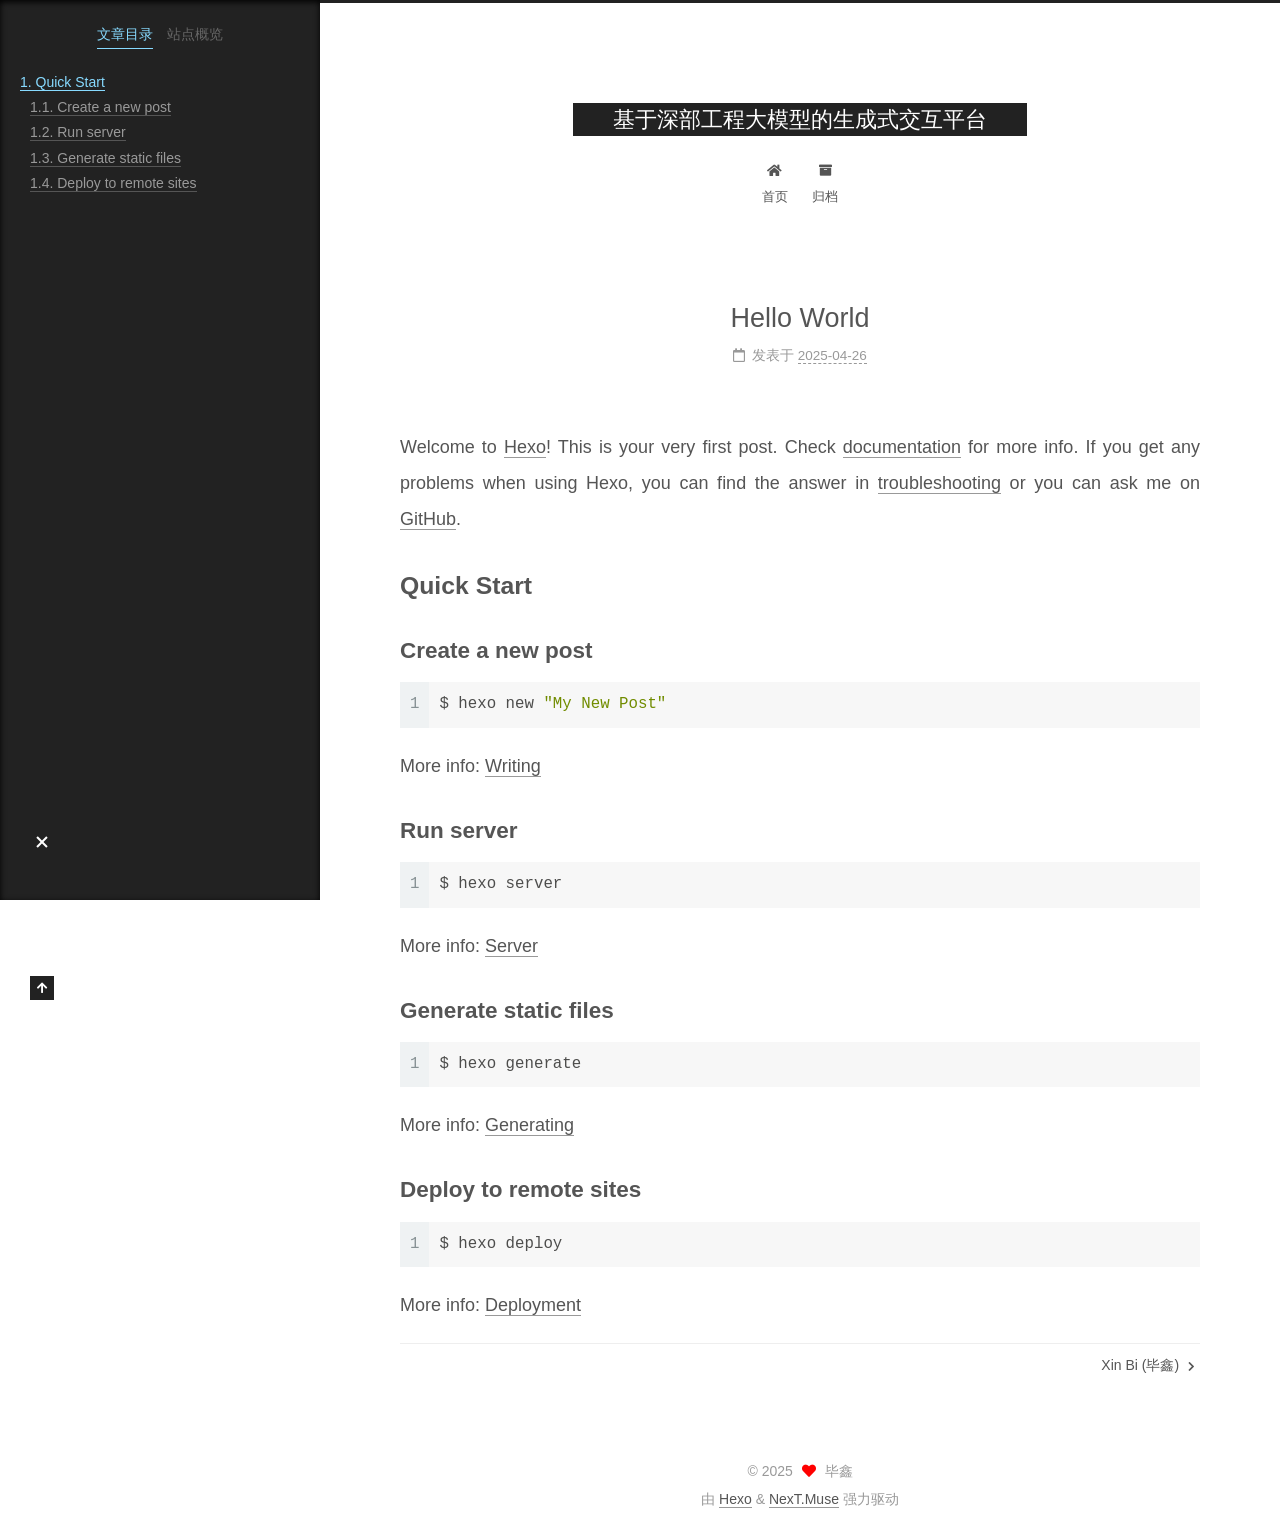
<file: 2025/04/26/hello-world/index.html>
<!DOCTYPE html>
<html lang="zh-CN">
<head>
  <meta charset="UTF-8">
<meta name="viewport" content="width=device-width, initial-scale=1, maximum-scale=2">
<meta name="theme-color" content="#222">
<meta name="generator" content="Hexo 7.3.0">
  <link rel="apple-touch-icon" sizes="180x180" href="/images/apple-touch-icon-next.png">
  <link rel="icon" type="image/png" sizes="32x32" href="/images/favicon-32x32-next.png">
  <link rel="icon" type="image/png" sizes="16x16" href="/images/favicon-16x16-next.png">
  <link rel="mask-icon" href="/images/logo.svg" color="#222">

<link rel="stylesheet" href="/css/main.css">


<link rel="stylesheet" href="/lib/font-awesome/css/all.min.css">

<script id="hexo-configurations">
    var NexT = window.NexT || {};
    var CONFIG = {"hostname":"andlight13.github.io","root":"/","scheme":"Muse","version":"7.8.0","exturl":false,"sidebar":{"position":"left","display":"post","padding":18,"offset":12,"onmobile":false},"copycode":{"enable":false,"show_result":false,"style":null},"back2top":{"enable":true,"sidebar":false,"scrollpercent":false},"bookmark":{"enable":false,"color":"#222","save":"auto"},"fancybox":false,"mediumzoom":false,"lazyload":false,"pangu":false,"comments":{"style":"tabs","active":null,"storage":true,"lazyload":false,"nav":null},"algolia":{"hits":{"per_page":10},"labels":{"input_placeholder":"Search for Posts","hits_empty":"We didn't find any results for the search: ${query}","hits_stats":"${hits} results found in ${time} ms"}},"localsearch":{"enable":false,"trigger":"auto","top_n_per_article":1,"unescape":false,"preload":false},"motion":{"enable":true,"async":false,"transition":{"post_block":"fadeIn","post_header":"slideDownIn","post_body":"slideDownIn","coll_header":"slideLeftIn","sidebar":"slideUpIn"}}};
  </script>

  <meta name="description" content="Welcome to Hexo! This is your very first post. Check documentation for more info. If you get any problems when using Hexo, you can find the answer in troubleshooting or you can ask me on GitHub. Quick">
<meta property="og:type" content="article">
<meta property="og:title" content="Hello World">
<meta property="og:url" content="http://andlight13.github.io/2025/04/26/hello-world/index.html">
<meta property="og:site_name" content="基于深部工程大模型的生成式交互平台">
<meta property="og:description" content="Welcome to Hexo! This is your very first post. Check documentation for more info. If you get any problems when using Hexo, you can find the answer in troubleshooting or you can ask me on GitHub. Quick">
<meta property="og:locale" content="zh_CN">
<meta property="article:published_time" content="2025-04-26T11:51:03.761Z">
<meta property="article:modified_time" content="2025-04-26T11:43:51.836Z">
<meta property="article:author" content="毕鑫">
<meta name="twitter:card" content="summary">

<link rel="canonical" href="http://andlight13.github.io/2025/04/26/hello-world/">


<script id="page-configurations">
  // https://hexo.io/docs/variables.html
  CONFIG.page = {
    sidebar: "",
    isHome : false,
    isPost : true,
    lang   : 'zh-CN'
  };
</script>

  <title>Hello World | 基于深部工程大模型的生成式交互平台</title>
  






  <noscript>
  <style>
  .use-motion .brand,
  .use-motion .menu-item,
  .sidebar-inner,
  .use-motion .post-block,
  .use-motion .pagination,
  .use-motion .comments,
  .use-motion .post-header,
  .use-motion .post-body,
  .use-motion .collection-header { opacity: initial; }

  .use-motion .site-title,
  .use-motion .site-subtitle {
    opacity: initial;
    top: initial;
  }

  .use-motion .logo-line-before i { left: initial; }
  .use-motion .logo-line-after i { right: initial; }
  </style>
</noscript>

</head>

<body itemscope itemtype="http://schema.org/WebPage">
  <div class="container use-motion">
    <div class="headband"></div>

    <header class="header" itemscope itemtype="http://schema.org/WPHeader">
      <div class="header-inner"><div class="site-brand-container">
  <div class="site-nav-toggle">
    <div class="toggle" aria-label="切换导航栏">
      <span class="toggle-line toggle-line-first"></span>
      <span class="toggle-line toggle-line-middle"></span>
      <span class="toggle-line toggle-line-last"></span>
    </div>
  </div>

  <div class="site-meta">

    <a href="/" class="brand" rel="start">
      <span class="logo-line-before"><i></i></span>
      <h1 class="site-title">基于深部工程大模型的生成式交互平台</h1>
      <span class="logo-line-after"><i></i></span>
    </a>
  </div>

  <div class="site-nav-right">
    <div class="toggle popup-trigger">
    </div>
  </div>
</div>




<nav class="site-nav">
  <ul id="menu" class="main-menu menu">
        <li class="menu-item menu-item-home">

    <a href="/" rel="section"><i class="fa fa-home fa-fw"></i>首页</a>

  </li>
        <li class="menu-item menu-item-archives">

    <a href="/archives/" rel="section"><i class="fa fa-archive fa-fw"></i>归档</a>

  </li>
  </ul>
</nav>




</div>
    </header>

    
  <div class="back-to-top">
    <i class="fa fa-arrow-up"></i>
    <span>0%</span>
  </div>


    <main class="main">
      <div class="main-inner">
        <div class="content-wrap">
          

          <div class="content post posts-expand">
            

    
  
  
  <article itemscope itemtype="http://schema.org/Article" class="post-block" lang="zh-CN">
    <link itemprop="mainEntityOfPage" href="http://andlight13.github.io/2025/04/26/hello-world/">

    <span hidden itemprop="author" itemscope itemtype="http://schema.org/Person">
      <meta itemprop="image" content="/images/avatar.gif">
      <meta itemprop="name" content="毕鑫">
      <meta itemprop="description" content="">
    </span>

    <span hidden itemprop="publisher" itemscope itemtype="http://schema.org/Organization">
      <meta itemprop="name" content="基于深部工程大模型的生成式交互平台">
    </span>
      <header class="post-header">
        <h1 class="post-title" itemprop="name headline">
          Hello World
        </h1>

        <div class="post-meta">
            <span class="post-meta-item">
              <span class="post-meta-item-icon">
                <i class="far fa-calendar"></i>
              </span>
              <span class="post-meta-item-text">发表于</span>
              

              <time title="创建时间：2025-04-26 19:51:03 / 修改时间：19:43:51" itemprop="dateCreated datePublished" datetime="2025-04-26T19:51:03+08:00">2025-04-26</time>
            </span>

          

        </div>
      </header>

    
    
    
    <div class="post-body" itemprop="articleBody">

      
        <p>Welcome to <a target="_blank" rel="noopener" href="https://hexo.io/">Hexo</a>! This is your very first post. Check <a target="_blank" rel="noopener" href="https://hexo.io/docs/">documentation</a> for more info. If you get any problems when using Hexo, you can find the answer in <a target="_blank" rel="noopener" href="https://hexo.io/docs/troubleshooting.html">troubleshooting</a> or you can ask me on <a target="_blank" rel="noopener" href="https://github.com/hexojs/hexo/issues">GitHub</a>.</p>
<h2 id="Quick-Start"><a href="#Quick-Start" class="headerlink" title="Quick Start"></a>Quick Start</h2><h3 id="Create-a-new-post"><a href="#Create-a-new-post" class="headerlink" title="Create a new post"></a>Create a new post</h3><figure class="highlight bash"><table><tr><td class="gutter"><pre><span class="line">1</span><br></pre></td><td class="code"><pre><span class="line">$ hexo new <span class="string">&quot;My New Post&quot;</span></span><br></pre></td></tr></table></figure>

<p>More info: <a target="_blank" rel="noopener" href="https://hexo.io/docs/writing.html">Writing</a></p>
<h3 id="Run-server"><a href="#Run-server" class="headerlink" title="Run server"></a>Run server</h3><figure class="highlight bash"><table><tr><td class="gutter"><pre><span class="line">1</span><br></pre></td><td class="code"><pre><span class="line">$ hexo server</span><br></pre></td></tr></table></figure>

<p>More info: <a target="_blank" rel="noopener" href="https://hexo.io/docs/server.html">Server</a></p>
<h3 id="Generate-static-files"><a href="#Generate-static-files" class="headerlink" title="Generate static files"></a>Generate static files</h3><figure class="highlight bash"><table><tr><td class="gutter"><pre><span class="line">1</span><br></pre></td><td class="code"><pre><span class="line">$ hexo generate</span><br></pre></td></tr></table></figure>

<p>More info: <a target="_blank" rel="noopener" href="https://hexo.io/docs/generating.html">Generating</a></p>
<h3 id="Deploy-to-remote-sites"><a href="#Deploy-to-remote-sites" class="headerlink" title="Deploy to remote sites"></a>Deploy to remote sites</h3><figure class="highlight bash"><table><tr><td class="gutter"><pre><span class="line">1</span><br></pre></td><td class="code"><pre><span class="line">$ hexo deploy</span><br></pre></td></tr></table></figure>

<p>More info: <a target="_blank" rel="noopener" href="https://hexo.io/docs/one-command-deployment.html">Deployment</a></p>

    </div>

    
    
    

      <footer class="post-footer">

        


        
    <div class="post-nav">
      <div class="post-nav-item"></div>
      <div class="post-nav-item">
    <a href="/2025/04/29/test/" rel="next" title="Xin Bi (毕鑫)">
      Xin Bi (毕鑫) <i class="fa fa-chevron-right"></i>
    </a></div>
    </div>
      </footer>
    
  </article>
  
  
  



          </div>
          

<script>
  window.addEventListener('tabs:register', () => {
    let { activeClass } = CONFIG.comments;
    if (CONFIG.comments.storage) {
      activeClass = localStorage.getItem('comments_active') || activeClass;
    }
    if (activeClass) {
      let activeTab = document.querySelector(`a[href="#comment-${activeClass}"]`);
      if (activeTab) {
        activeTab.click();
      }
    }
  });
  if (CONFIG.comments.storage) {
    window.addEventListener('tabs:click', event => {
      if (!event.target.matches('.tabs-comment .tab-content .tab-pane')) return;
      let commentClass = event.target.classList[1];
      localStorage.setItem('comments_active', commentClass);
    });
  }
</script>

        </div>
          
  
  <div class="toggle sidebar-toggle">
    <span class="toggle-line toggle-line-first"></span>
    <span class="toggle-line toggle-line-middle"></span>
    <span class="toggle-line toggle-line-last"></span>
  </div>

  <aside class="sidebar">
    <div class="sidebar-inner">

      <ul class="sidebar-nav motion-element">
        <li class="sidebar-nav-toc">
          文章目录
        </li>
        <li class="sidebar-nav-overview">
          站点概览
        </li>
      </ul>

      <!--noindex-->
      <div class="post-toc-wrap sidebar-panel">
          <div class="post-toc motion-element"><ol class="nav"><li class="nav-item nav-level-2"><a class="nav-link" href="#Quick-Start"><span class="nav-number">1.</span> <span class="nav-text">Quick Start</span></a><ol class="nav-child"><li class="nav-item nav-level-3"><a class="nav-link" href="#Create-a-new-post"><span class="nav-number">1.1.</span> <span class="nav-text">Create a new post</span></a></li><li class="nav-item nav-level-3"><a class="nav-link" href="#Run-server"><span class="nav-number">1.2.</span> <span class="nav-text">Run server</span></a></li><li class="nav-item nav-level-3"><a class="nav-link" href="#Generate-static-files"><span class="nav-number">1.3.</span> <span class="nav-text">Generate static files</span></a></li><li class="nav-item nav-level-3"><a class="nav-link" href="#Deploy-to-remote-sites"><span class="nav-number">1.4.</span> <span class="nav-text">Deploy to remote sites</span></a></li></ol></li></ol></div>
      </div>
      <!--/noindex-->

      <div class="site-overview-wrap sidebar-panel">
        <div class="site-author motion-element" itemprop="author" itemscope itemtype="http://schema.org/Person">
  <p class="site-author-name" itemprop="name">毕鑫</p>
  <div class="site-description" itemprop="description"></div>
</div>
<div class="site-state-wrap motion-element">
  <nav class="site-state">
      <div class="site-state-item site-state-posts">
          <a href="/archives/">
        
          <span class="site-state-item-count">2</span>
          <span class="site-state-item-name">日志</span>
        </a>
      </div>
  </nav>
</div>



      </div>

    </div>
  </aside>
  <div id="sidebar-dimmer"></div>


      </div>
    </main>

    <footer class="footer">
      <div class="footer-inner">
        

        

<div class="copyright">
  
  &copy; 
  <span itemprop="copyrightYear">2025</span>
  <span class="with-love">
    <i class="fa fa-heart"></i>
  </span>
  <span class="author" itemprop="copyrightHolder">毕鑫</span>
</div>
  <div class="powered-by">由 <a href="https://hexo.io/" class="theme-link" rel="noopener" target="_blank">Hexo</a> & <a href="https://muse.theme-next.org/" class="theme-link" rel="noopener" target="_blank">NexT.Muse</a> 强力驱动
  </div>

        








      </div>
    </footer>
  </div>

  
  <script src="/lib/anime.min.js"></script>
  <script src="/lib/velocity/velocity.min.js"></script>
  <script src="/lib/velocity/velocity.ui.min.js"></script>

<script src="/js/utils.js"></script>

<script src="/js/motion.js"></script>


<script src="/js/schemes/muse.js"></script>


<script src="/js/next-boot.js"></script>




  















  

  

</body>
</html>
</file>
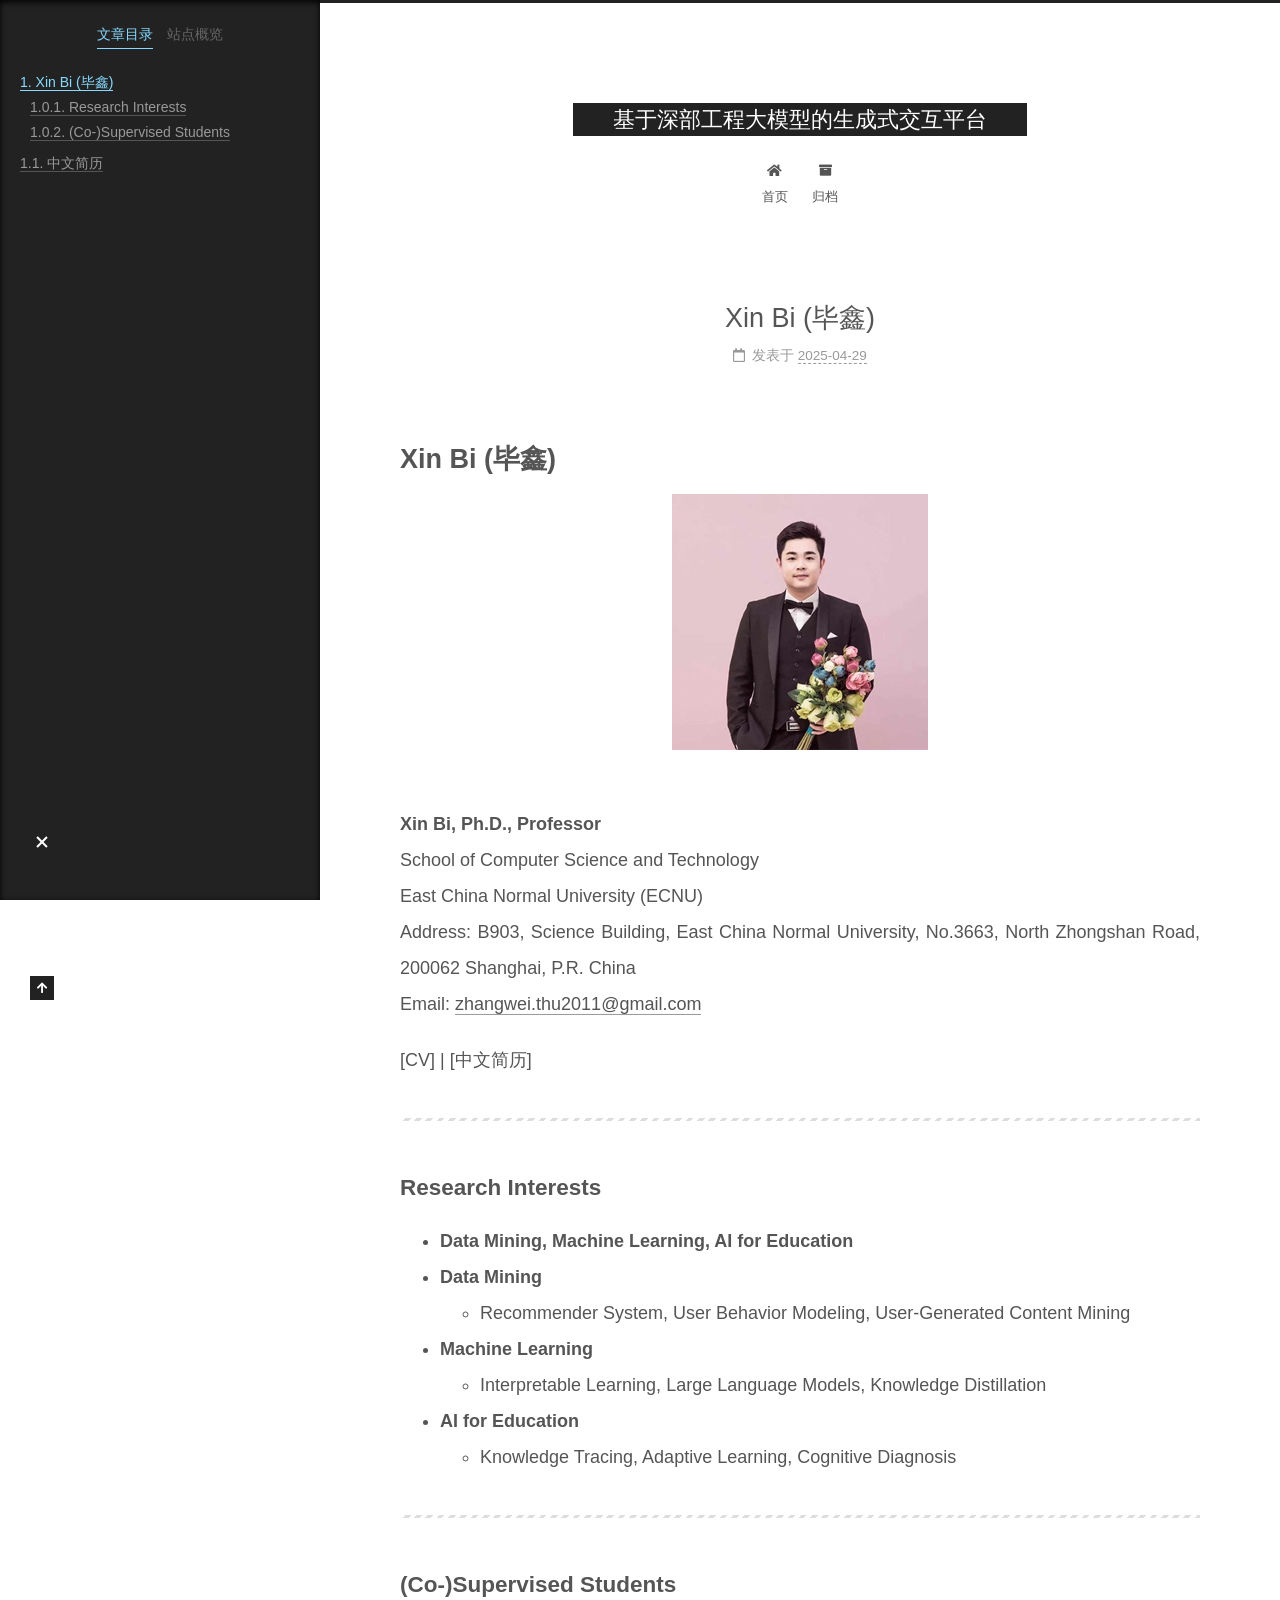
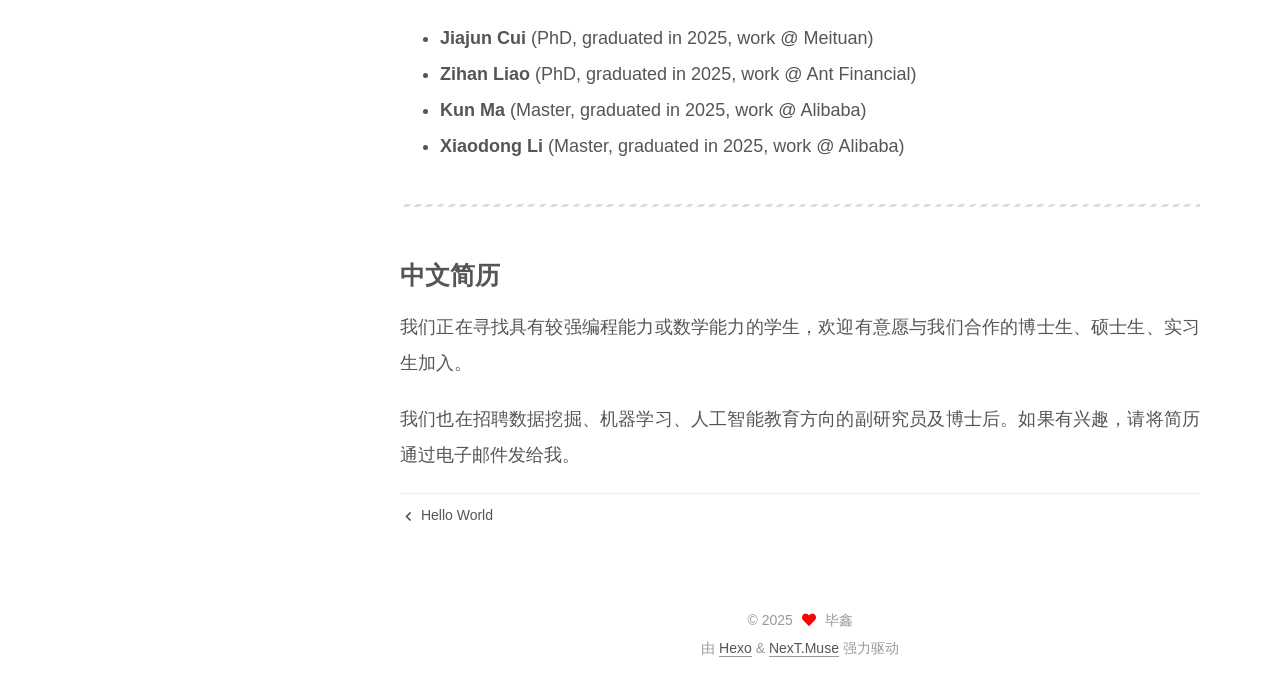
<file: 2025/04/29/test/index.html>
<!DOCTYPE html>
<html lang="zh-CN">
<head>
  <meta charset="UTF-8">
<meta name="viewport" content="width=device-width, initial-scale=1, maximum-scale=2">
<meta name="theme-color" content="#222">
<meta name="generator" content="Hexo 7.3.0">
  <link rel="apple-touch-icon" sizes="180x180" href="/images/apple-touch-icon-next.png">
  <link rel="icon" type="image/png" sizes="32x32" href="/images/favicon-32x32-next.png">
  <link rel="icon" type="image/png" sizes="16x16" href="/images/favicon-16x16-next.png">
  <link rel="mask-icon" href="/images/logo.svg" color="#222">

<link rel="stylesheet" href="/css/main.css">


<link rel="stylesheet" href="/lib/font-awesome/css/all.min.css">

<script id="hexo-configurations">
    var NexT = window.NexT || {};
    var CONFIG = {"hostname":"andlight13.github.io","root":"/","scheme":"Muse","version":"7.8.0","exturl":false,"sidebar":{"position":"left","display":"post","padding":18,"offset":12,"onmobile":false},"copycode":{"enable":false,"show_result":false,"style":null},"back2top":{"enable":true,"sidebar":false,"scrollpercent":false},"bookmark":{"enable":false,"color":"#222","save":"auto"},"fancybox":false,"mediumzoom":false,"lazyload":false,"pangu":false,"comments":{"style":"tabs","active":null,"storage":true,"lazyload":false,"nav":null},"algolia":{"hits":{"per_page":10},"labels":{"input_placeholder":"Search for Posts","hits_empty":"We didn't find any results for the search: ${query}","hits_stats":"${hits} results found in ${time} ms"}},"localsearch":{"enable":false,"trigger":"auto","top_n_per_article":1,"unescape":false,"preload":false},"motion":{"enable":true,"async":false,"transition":{"post_block":"fadeIn","post_header":"slideDownIn","post_body":"slideDownIn","coll_header":"slideLeftIn","sidebar":"slideUpIn"}}};
  </script>

  <meta name="description" content="Xin Bi (毕鑫)Xin Bi, Ph.D., ProfessorSchool of Computer Science and TechnologyEast China Normal University (ECNU)Address: B903, Science Building, East China Normal University, No.3663, North Zhongshan R">
<meta property="og:type" content="article">
<meta property="og:title" content="Xin Bi (毕鑫)">
<meta property="og:url" content="http://andlight13.github.io/2025/04/29/test/index.html">
<meta property="og:site_name" content="基于深部工程大模型的生成式交互平台">
<meta property="og:description" content="Xin Bi (毕鑫)Xin Bi, Ph.D., ProfessorSchool of Computer Science and TechnologyEast China Normal University (ECNU)Address: B903, Science Building, East China Normal University, No.3663, North Zhongshan R">
<meta property="og:locale" content="zh_CN">
<meta property="og:image" content="http://andlight13.github.io/images/person.jpg">
<meta property="article:published_time" content="2025-04-28T16:00:00.000Z">
<meta property="article:modified_time" content="2025-04-29T06:20:10.291Z">
<meta property="article:author" content="毕鑫">
<meta name="twitter:card" content="summary">
<meta name="twitter:image" content="http://andlight13.github.io/images/person.jpg">

<link rel="canonical" href="http://andlight13.github.io/2025/04/29/test/">


<script id="page-configurations">
  // https://hexo.io/docs/variables.html
  CONFIG.page = {
    sidebar: "",
    isHome : false,
    isPost : true,
    lang   : 'zh-CN'
  };
</script>

  <title>Xin Bi (毕鑫) | 基于深部工程大模型的生成式交互平台</title>
  






  <noscript>
  <style>
  .use-motion .brand,
  .use-motion .menu-item,
  .sidebar-inner,
  .use-motion .post-block,
  .use-motion .pagination,
  .use-motion .comments,
  .use-motion .post-header,
  .use-motion .post-body,
  .use-motion .collection-header { opacity: initial; }

  .use-motion .site-title,
  .use-motion .site-subtitle {
    opacity: initial;
    top: initial;
  }

  .use-motion .logo-line-before i { left: initial; }
  .use-motion .logo-line-after i { right: initial; }
  </style>
</noscript>

</head>

<body itemscope itemtype="http://schema.org/WebPage">
  <div class="container use-motion">
    <div class="headband"></div>

    <header class="header" itemscope itemtype="http://schema.org/WPHeader">
      <div class="header-inner"><div class="site-brand-container">
  <div class="site-nav-toggle">
    <div class="toggle" aria-label="切换导航栏">
      <span class="toggle-line toggle-line-first"></span>
      <span class="toggle-line toggle-line-middle"></span>
      <span class="toggle-line toggle-line-last"></span>
    </div>
  </div>

  <div class="site-meta">

    <a href="/" class="brand" rel="start">
      <span class="logo-line-before"><i></i></span>
      <h1 class="site-title">基于深部工程大模型的生成式交互平台</h1>
      <span class="logo-line-after"><i></i></span>
    </a>
  </div>

  <div class="site-nav-right">
    <div class="toggle popup-trigger">
    </div>
  </div>
</div>




<nav class="site-nav">
  <ul id="menu" class="main-menu menu">
        <li class="menu-item menu-item-home">

    <a href="/" rel="section"><i class="fa fa-home fa-fw"></i>首页</a>

  </li>
        <li class="menu-item menu-item-archives">

    <a href="/archives/" rel="section"><i class="fa fa-archive fa-fw"></i>归档</a>

  </li>
  </ul>
</nav>




</div>
    </header>

    
  <div class="back-to-top">
    <i class="fa fa-arrow-up"></i>
    <span>0%</span>
  </div>


    <main class="main">
      <div class="main-inner">
        <div class="content-wrap">
          

          <div class="content post posts-expand">
            

    
  
  
  <article itemscope itemtype="http://schema.org/Article" class="post-block" lang="zh-CN">
    <link itemprop="mainEntityOfPage" href="http://andlight13.github.io/2025/04/29/test/">

    <span hidden itemprop="author" itemscope itemtype="http://schema.org/Person">
      <meta itemprop="image" content="/images/avatar.gif">
      <meta itemprop="name" content="毕鑫">
      <meta itemprop="description" content="">
    </span>

    <span hidden itemprop="publisher" itemscope itemtype="http://schema.org/Organization">
      <meta itemprop="name" content="基于深部工程大模型的生成式交互平台">
    </span>
      <header class="post-header">
        <h1 class="post-title" itemprop="name headline">
          Xin Bi (毕鑫)
        </h1>

        <div class="post-meta">
            <span class="post-meta-item">
              <span class="post-meta-item-icon">
                <i class="far fa-calendar"></i>
              </span>
              <span class="post-meta-item-text">发表于</span>
              

              <time title="创建时间：2025-04-29 00:00:00 / 修改时间：14:20:10" itemprop="dateCreated datePublished" datetime="2025-04-29T00:00:00+08:00">2025-04-29</time>
            </span>

          

        </div>
      </header>

    
    
    
    <div class="post-body" itemprop="articleBody">

      
        <h1 id="Xin-Bi-毕鑫"><a href="#Xin-Bi-毕鑫" class="headerlink" title="Xin Bi (毕鑫)"></a>Xin Bi (毕鑫)</h1><p><img src="/images/person.jpg" alt="Xin Bi"><br><strong>Xin Bi, Ph.D., Professor</strong><br>School of Computer Science and Technology<br>East China Normal University (ECNU)<br>Address: B903, Science Building, East China Normal University, No.3663, North Zhongshan Road, 200062 Shanghai, P.R. China<br>Email: <a href="mailto:zhangwei.thu2011@gmail.com">zhangwei.thu2011@gmail.com</a></p>
<p>[CV] | [中文简历]</p>
<hr>
<h3 id="Research-Interests"><a href="#Research-Interests" class="headerlink" title="Research Interests"></a>Research Interests</h3><ul>
<li><strong>Data Mining, Machine Learning, AI for Education</strong></li>
<li><strong>Data Mining</strong><ul>
<li>Recommender System, User Behavior Modeling, User-Generated Content Mining</li>
</ul>
</li>
<li><strong>Machine Learning</strong><ul>
<li>Interpretable Learning, Large Language Models, Knowledge Distillation</li>
</ul>
</li>
<li><strong>AI for Education</strong><ul>
<li>Knowledge Tracing, Adaptive Learning, Cognitive Diagnosis</li>
</ul>
</li>
</ul>
<hr>
<h3 id="Co-Supervised-Students"><a href="#Co-Supervised-Students" class="headerlink" title="(Co-)Supervised Students"></a>(Co-)Supervised Students</h3><ul>
<li><strong>Jiajun Cui</strong> (PhD, graduated in 2025, work @ Meituan)</li>
<li><strong>Zihan Liao</strong> (PhD, graduated in 2025, work @ Ant Financial)</li>
<li><strong>Kun Ma</strong> (Master, graduated in 2025, work @ Alibaba)</li>
<li><strong>Xiaodong Li</strong> (Master, graduated in 2025, work @ Alibaba)</li>
</ul>
<hr>
<h2 id="中文简历"><a href="#中文简历" class="headerlink" title="中文简历"></a>中文简历</h2><p>我们正在寻找具有较强编程能力或数学能力的学生，欢迎有意愿与我们合作的博士生、硕士生、实习生加入。</p>
<p>我们也在招聘数据挖掘、机器学习、人工智能教育方向的副研究员及博士后。如果有兴趣，请将简历通过电子邮件发给我。</p>

    </div>

    
    
    

      <footer class="post-footer">

        


        
    <div class="post-nav">
      <div class="post-nav-item">
    <a href="/2025/04/26/hello-world/" rel="prev" title="Hello World">
      <i class="fa fa-chevron-left"></i> Hello World
    </a></div>
      <div class="post-nav-item"></div>
    </div>
      </footer>
    
  </article>
  
  
  



          </div>
          

<script>
  window.addEventListener('tabs:register', () => {
    let { activeClass } = CONFIG.comments;
    if (CONFIG.comments.storage) {
      activeClass = localStorage.getItem('comments_active') || activeClass;
    }
    if (activeClass) {
      let activeTab = document.querySelector(`a[href="#comment-${activeClass}"]`);
      if (activeTab) {
        activeTab.click();
      }
    }
  });
  if (CONFIG.comments.storage) {
    window.addEventListener('tabs:click', event => {
      if (!event.target.matches('.tabs-comment .tab-content .tab-pane')) return;
      let commentClass = event.target.classList[1];
      localStorage.setItem('comments_active', commentClass);
    });
  }
</script>

        </div>
          
  
  <div class="toggle sidebar-toggle">
    <span class="toggle-line toggle-line-first"></span>
    <span class="toggle-line toggle-line-middle"></span>
    <span class="toggle-line toggle-line-last"></span>
  </div>

  <aside class="sidebar">
    <div class="sidebar-inner">

      <ul class="sidebar-nav motion-element">
        <li class="sidebar-nav-toc">
          文章目录
        </li>
        <li class="sidebar-nav-overview">
          站点概览
        </li>
      </ul>

      <!--noindex-->
      <div class="post-toc-wrap sidebar-panel">
          <div class="post-toc motion-element"><ol class="nav"><li class="nav-item nav-level-1"><a class="nav-link" href="#Xin-Bi-%E6%AF%95%E9%91%AB"><span class="nav-number">1.</span> <span class="nav-text">Xin Bi (毕鑫)</span></a><ol class="nav-child"><li class="nav-item nav-level-3"><a class="nav-link" href="#Research-Interests"><span class="nav-number">1.0.1.</span> <span class="nav-text">Research Interests</span></a></li><li class="nav-item nav-level-3"><a class="nav-link" href="#Co-Supervised-Students"><span class="nav-number">1.0.2.</span> <span class="nav-text">(Co-)Supervised Students</span></a></li></ol></li><li class="nav-item nav-level-2"><a class="nav-link" href="#%E4%B8%AD%E6%96%87%E7%AE%80%E5%8E%86"><span class="nav-number">1.1.</span> <span class="nav-text">中文简历</span></a></li></ol></li></ol></div>
      </div>
      <!--/noindex-->

      <div class="site-overview-wrap sidebar-panel">
        <div class="site-author motion-element" itemprop="author" itemscope itemtype="http://schema.org/Person">
  <p class="site-author-name" itemprop="name">毕鑫</p>
  <div class="site-description" itemprop="description"></div>
</div>
<div class="site-state-wrap motion-element">
  <nav class="site-state">
      <div class="site-state-item site-state-posts">
          <a href="/archives/">
        
          <span class="site-state-item-count">2</span>
          <span class="site-state-item-name">日志</span>
        </a>
      </div>
  </nav>
</div>



      </div>

    </div>
  </aside>
  <div id="sidebar-dimmer"></div>


      </div>
    </main>

    <footer class="footer">
      <div class="footer-inner">
        

        

<div class="copyright">
  
  &copy; 
  <span itemprop="copyrightYear">2025</span>
  <span class="with-love">
    <i class="fa fa-heart"></i>
  </span>
  <span class="author" itemprop="copyrightHolder">毕鑫</span>
</div>
  <div class="powered-by">由 <a href="https://hexo.io/" class="theme-link" rel="noopener" target="_blank">Hexo</a> & <a href="https://muse.theme-next.org/" class="theme-link" rel="noopener" target="_blank">NexT.Muse</a> 强力驱动
  </div>

        








      </div>
    </footer>
  </div>

  
  <script src="/lib/anime.min.js"></script>
  <script src="/lib/velocity/velocity.min.js"></script>
  <script src="/lib/velocity/velocity.ui.min.js"></script>

<script src="/js/utils.js"></script>

<script src="/js/motion.js"></script>


<script src="/js/schemes/muse.js"></script>


<script src="/js/next-boot.js"></script>




  















  

  

</body>
</html>
</file>
<file: css/main.css>
:root {
  --body-bg-color: #fff;
  --content-bg-color: #fff;
  --card-bg-color: #f5f5f5;
  --text-color: #555;
  --blockquote-color: #666;
  --link-color: #555;
  --link-hover-color: #222;
  --brand-color: #fff;
  --brand-hover-color: #fff;
  --table-row-odd-bg-color: #f9f9f9;
  --table-row-hover-bg-color: #f5f5f5;
  --menu-item-bg-color: #f5f5f5;
  --btn-default-bg: #222;
  --btn-default-color: #fff;
  --btn-default-border-color: #222;
  --btn-default-hover-bg: #fff;
  --btn-default-hover-color: #222;
  --btn-default-hover-border-color: #222;
}
html {
  line-height: 1.15; /* 1 */
  -webkit-text-size-adjust: 100%; /* 2 */
}
body {
  margin: 0;
}
main {
  display: block;
}
h1 {
  font-size: 2em;
  margin: 0.67em 0;
}
hr {
  box-sizing: content-box; /* 1 */
  height: 0; /* 1 */
  overflow: visible; /* 2 */
}
pre {
  font-family: monospace, monospace; /* 1 */
  font-size: 1em; /* 2 */
}
a {
  background: transparent;
}
abbr[title] {
  border-bottom: none; /* 1 */
  text-decoration: underline; /* 2 */
  text-decoration: underline dotted; /* 2 */
}
b,
strong {
  font-weight: bolder;
}
code,
kbd,
samp {
  font-family: monospace, monospace; /* 1 */
  font-size: 1em; /* 2 */
}
small {
  font-size: 80%;
}
sub,
sup {
  font-size: 75%;
  line-height: 0;
  position: relative;
  vertical-align: baseline;
}
sub {
  bottom: -0.25em;
}
sup {
  top: -0.5em;
}
img {
  border-style: none;
}
button,
input,
optgroup,
select,
textarea {
  font-family: inherit; /* 1 */
  font-size: 100%; /* 1 */
  line-height: 1.15; /* 1 */
  margin: 0; /* 2 */
}
button,
input {
/* 1 */
  overflow: visible;
}
button,
select {
/* 1 */
  text-transform: none;
}
button,
[type='button'],
[type='reset'],
[type='submit'] {
  -webkit-appearance: button;
}
button::-moz-focus-inner,
[type='button']::-moz-focus-inner,
[type='reset']::-moz-focus-inner,
[type='submit']::-moz-focus-inner {
  border-style: none;
  padding: 0;
}
button:-moz-focusring,
[type='button']:-moz-focusring,
[type='reset']:-moz-focusring,
[type='submit']:-moz-focusring {
  outline: 1px dotted ButtonText;
}
fieldset {
  padding: 0.35em 0.75em 0.625em;
}
legend {
  box-sizing: border-box; /* 1 */
  color: inherit; /* 2 */
  display: table; /* 1 */
  max-width: 100%; /* 1 */
  padding: 0; /* 3 */
  white-space: normal; /* 1 */
}
progress {
  vertical-align: baseline;
}
textarea {
  overflow: auto;
}
[type='checkbox'],
[type='radio'] {
  box-sizing: border-box; /* 1 */
  padding: 0; /* 2 */
}
[type='number']::-webkit-inner-spin-button,
[type='number']::-webkit-outer-spin-button {
  height: auto;
}
[type='search'] {
  outline-offset: -2px; /* 2 */
  -webkit-appearance: textfield; /* 1 */
}
[type='search']::-webkit-search-decoration {
  -webkit-appearance: none;
}
::-webkit-file-upload-button {
  font: inherit; /* 2 */
  -webkit-appearance: button; /* 1 */
}
details {
  display: block;
}
summary {
  display: list-item;
}
template {
  display: none;
}
[hidden] {
  display: none;
}
::selection {
  background: #262a30;
  color: #eee;
}
html,
body {
  height: 100%;
}
body {
  background: var(--body-bg-color);
  color: var(--text-color);
  font-family: 'Lato', "PingFang SC", "Microsoft YaHei", sans-serif;
  font-size: 1em;
  line-height: 2;
}
@media (max-width: 991px) {
  body {
    padding-left: 0 !important;
    padding-right: 0 !important;
  }
}
h1,
h2,
h3,
h4,
h5,
h6 {
  font-family: 'Lato', "PingFang SC", "Microsoft YaHei", sans-serif;
  font-weight: bold;
  line-height: 1.5;
  margin: 20px 0 15px;
}
h1 {
  font-size: 1.5em;
}
h2 {
  font-size: 1.375em;
}
h3 {
  font-size: 1.25em;
}
h4 {
  font-size: 1.125em;
}
h5 {
  font-size: 1em;
}
h6 {
  font-size: 0.875em;
}
p {
  margin: 0 0 20px 0;
}
a,
span.exturl {
  border-bottom: 1px solid #999;
  color: var(--link-color);
  outline: 0;
  text-decoration: none;
  overflow-wrap: break-word;
  word-wrap: break-word;
  cursor: pointer;
}
a:hover,
span.exturl:hover {
  border-bottom-color: var(--link-hover-color);
  color: var(--link-hover-color);
}
iframe,
img,
video {
  display: block;
  margin-left: auto;
  margin-right: auto;
  max-width: 100%;
}
hr {
  background-image: repeating-linear-gradient(-45deg, #ddd, #ddd 4px, transparent 4px, transparent 8px);
  border: 0;
  height: 3px;
  margin: 40px 0;
}
blockquote {
  border-left: 4px solid #ddd;
  color: var(--blockquote-color);
  margin: 0;
  padding: 0 15px;
}
blockquote cite::before {
  content: '-';
  padding: 0 5px;
}
dt {
  font-weight: bold;
}
dd {
  margin: 0;
  padding: 0;
}
kbd {
  background-color: #f5f5f5;
  background-image: linear-gradient(#eee, #fff, #eee);
  border: 1px solid #ccc;
  border-radius: 0.2em;
  box-shadow: 0.1em 0.1em 0.2em rgba(0,0,0,0.1);
  color: #555;
  font-family: inherit;
  padding: 0.1em 0.3em;
  white-space: nowrap;
}
.table-container {
  overflow: auto;
}
table {
  border-collapse: collapse;
  border-spacing: 0;
  font-size: 0.875em;
  margin: 0 0 20px 0;
  width: 100%;
}
tbody tr:nth-of-type(odd) {
  background: var(--table-row-odd-bg-color);
}
tbody tr:hover {
  background: var(--table-row-hover-bg-color);
}
caption,
th,
td {
  font-weight: normal;
  padding: 8px;
  vertical-align: middle;
}
th,
td {
  border: 1px solid #ddd;
  border-bottom: 3px solid #ddd;
}
th {
  font-weight: 700;
  padding-bottom: 10px;
}
td {
  border-bottom-width: 1px;
}
.btn {
  background: var(--btn-default-bg);
  border: 2px solid var(--btn-default-border-color);
  border-radius: 0;
  color: var(--btn-default-color);
  display: inline-block;
  font-size: 0.875em;
  line-height: 2;
  padding: 0 20px;
  text-decoration: none;
  transition-property: background-color;
  transition-delay: 0s;
  transition-duration: 0.2s;
  transition-timing-function: ease-in-out;
}
.btn:hover {
  background: var(--btn-default-hover-bg);
  border-color: var(--btn-default-hover-border-color);
  color: var(--btn-default-hover-color);
}
.btn + .btn {
  margin: 0 0 8px 8px;
}
.btn .fa-fw {
  text-align: left;
  width: 1.285714285714286em;
}
.toggle {
  line-height: 0;
}
.toggle .toggle-line {
  background: #fff;
  display: inline-block;
  height: 2px;
  left: 0;
  position: relative;
  top: 0;
  transition: all 0.4s;
  vertical-align: top;
  width: 100%;
}
.toggle .toggle-line:not(:first-child) {
  margin-top: 3px;
}
.toggle.toggle-arrow .toggle-line-first {
  left: 50%;
  top: 2px;
  transform: rotate(45deg);
  width: 50%;
}
.toggle.toggle-arrow .toggle-line-middle {
  left: 2px;
  width: 90%;
}
.toggle.toggle-arrow .toggle-line-last {
  left: 50%;
  top: -2px;
  transform: rotate(-45deg);
  width: 50%;
}
.toggle.toggle-close .toggle-line-first {
  transform: rotate(-45deg);
  top: 5px;
}
.toggle.toggle-close .toggle-line-middle {
  opacity: 0;
}
.toggle.toggle-close .toggle-line-last {
  transform: rotate(45deg);
  top: -5px;
}
.highlight,
pre {
  background: #f7f7f7;
  color: #4d4d4c;
  line-height: 1.6;
  margin: 0 auto 20px;
}
pre,
code {
  font-family: consolas, Menlo, monospace, "PingFang SC", "Microsoft YaHei";
}
code {
  background: #eee;
  border-radius: 3px;
  color: #555;
  padding: 2px 4px;
  overflow-wrap: break-word;
  word-wrap: break-word;
}
.highlight *::selection {
  background: #d6d6d6;
}
.highlight pre {
  border: 0;
  margin: 0;
  padding: 10px 0;
}
.highlight table {
  border: 0;
  margin: 0;
  width: auto;
}
.highlight td {
  border: 0;
  padding: 0;
}
.highlight figcaption {
  background: #eff2f3;
  color: #4d4d4c;
  display: flex;
  font-size: 0.875em;
  justify-content: space-between;
  line-height: 1.2;
  padding: 0.5em;
}
.highlight figcaption a {
  color: #4d4d4c;
}
.highlight figcaption a:hover {
  border-bottom-color: #4d4d4c;
}
.highlight .gutter {
  -moz-user-select: none;
  -ms-user-select: none;
  -webkit-user-select: none;
  user-select: none;
}
.highlight .gutter pre {
  background: #eff2f3;
  color: #869194;
  padding-left: 10px;
  padding-right: 10px;
  text-align: right;
}
.highlight .code pre {
  background: #f7f7f7;
  padding-left: 10px;
  width: 100%;
}
.gist table {
  width: auto;
}
.gist table td {
  border: 0;
}
pre {
  overflow: auto;
  padding: 10px;
}
pre code {
  background: none;
  color: #4d4d4c;
  font-size: 0.875em;
  padding: 0;
  text-shadow: none;
}
pre .deletion {
  background: #fdd;
}
pre .addition {
  background: #dfd;
}
pre .meta {
  color: #eab700;
  -moz-user-select: none;
  -ms-user-select: none;
  -webkit-user-select: none;
  user-select: none;
}
pre .comment {
  color: #8e908c;
}
pre .variable,
pre .attribute,
pre .tag,
pre .name,
pre .regexp,
pre .ruby .constant,
pre .xml .tag .title,
pre .xml .pi,
pre .xml .doctype,
pre .html .doctype,
pre .css .id,
pre .css .class,
pre .css .pseudo {
  color: #c82829;
}
pre .number,
pre .preprocessor,
pre .built_in,
pre .builtin-name,
pre .literal,
pre .params,
pre .constant,
pre .command {
  color: #f5871f;
}
pre .ruby .class .title,
pre .css .rules .attribute,
pre .string,
pre .symbol,
pre .value,
pre .inheritance,
pre .header,
pre .ruby .symbol,
pre .xml .cdata,
pre .special,
pre .formula {
  color: #718c00;
}
pre .title,
pre .css .hexcolor {
  color: #3e999f;
}
pre .function,
pre .python .decorator,
pre .python .title,
pre .ruby .function .title,
pre .ruby .title .keyword,
pre .perl .sub,
pre .javascript .title,
pre .coffeescript .title {
  color: #4271ae;
}
pre .keyword,
pre .javascript .function {
  color: #8959a8;
}
.blockquote-center {
  border-left: none;
  margin: 40px 0;
  padding: 0;
  position: relative;
  text-align: center;
}
.blockquote-center .fa {
  display: block;
  opacity: 0.6;
  position: absolute;
  width: 100%;
}
.blockquote-center .fa-quote-left {
  border-top: 1px solid #ccc;
  text-align: left;
  top: -20px;
}
.blockquote-center .fa-quote-right {
  border-bottom: 1px solid #ccc;
  text-align: right;
  bottom: -20px;
}
.blockquote-center p,
.blockquote-center div {
  text-align: center;
}
.post-body .group-picture img {
  margin: 0 auto;
  padding: 0 3px;
}
.group-picture-row {
  margin-bottom: 6px;
  overflow: hidden;
}
.group-picture-column {
  float: left;
  margin-bottom: 10px;
}
.post-body .label {
  color: #555;
  display: inline;
  padding: 0 2px;
}
.post-body .label.default {
  background: #f0f0f0;
}
.post-body .label.primary {
  background: #efe6f7;
}
.post-body .label.info {
  background: #e5f2f8;
}
.post-body .label.success {
  background: #e7f4e9;
}
.post-body .label.warning {
  background: #fcf6e1;
}
.post-body .label.danger {
  background: #fae8eb;
}
.post-body .tabs {
  margin-bottom: 20px;
}
.post-body .tabs,
.tabs-comment {
  display: block;
  padding-top: 10px;
  position: relative;
}
.post-body .tabs ul.nav-tabs,
.tabs-comment ul.nav-tabs {
  display: flex;
  flex-wrap: wrap;
  margin: 0;
  margin-bottom: -1px;
  padding: 0;
}
@media (max-width: 413px) {
  .post-body .tabs ul.nav-tabs,
  .tabs-comment ul.nav-tabs {
    display: block;
    margin-bottom: 5px;
  }
}
.post-body .tabs ul.nav-tabs li.tab,
.tabs-comment ul.nav-tabs li.tab {
  border-bottom: 1px solid #ddd;
  border-left: 1px solid transparent;
  border-right: 1px solid transparent;
  border-top: 3px solid transparent;
  flex-grow: 1;
  list-style-type: none;
  border-radius: 0 0 0 0;
}
@media (max-width: 413px) {
  .post-body .tabs ul.nav-tabs li.tab,
  .tabs-comment ul.nav-tabs li.tab {
    border-bottom: 1px solid transparent;
    border-left: 3px solid transparent;
    border-right: 1px solid transparent;
    border-top: 1px solid transparent;
  }
}
@media (max-width: 413px) {
  .post-body .tabs ul.nav-tabs li.tab,
  .tabs-comment ul.nav-tabs li.tab {
    border-radius: 0;
  }
}
.post-body .tabs ul.nav-tabs li.tab a,
.tabs-comment ul.nav-tabs li.tab a {
  border-bottom: initial;
  display: block;
  line-height: 1.8;
  outline: 0;
  padding: 0.25em 0.75em;
  text-align: center;
  transition-delay: 0s;
  transition-duration: 0.2s;
  transition-timing-function: ease-out;
}
.post-body .tabs ul.nav-tabs li.tab a i,
.tabs-comment ul.nav-tabs li.tab a i {
  width: 1.285714285714286em;
}
.post-body .tabs ul.nav-tabs li.tab.active,
.tabs-comment ul.nav-tabs li.tab.active {
  border-bottom: 1px solid transparent;
  border-left: 1px solid #ddd;
  border-right: 1px solid #ddd;
  border-top: 3px solid #fc6423;
}
@media (max-width: 413px) {
  .post-body .tabs ul.nav-tabs li.tab.active,
  .tabs-comment ul.nav-tabs li.tab.active {
    border-bottom: 1px solid #ddd;
    border-left: 3px solid #fc6423;
    border-right: 1px solid #ddd;
    border-top: 1px solid #ddd;
  }
}
.post-body .tabs ul.nav-tabs li.tab.active a,
.tabs-comment ul.nav-tabs li.tab.active a {
  color: var(--link-color);
  cursor: default;
}
.post-body .tabs .tab-content .tab-pane,
.tabs-comment .tab-content .tab-pane {
  border: 1px solid #ddd;
  border-top: 0;
  padding: 20px 20px 0 20px;
  border-radius: 0;
}
.post-body .tabs .tab-content .tab-pane:not(.active),
.tabs-comment .tab-content .tab-pane:not(.active) {
  display: none;
}
.post-body .tabs .tab-content .tab-pane.active,
.tabs-comment .tab-content .tab-pane.active {
  display: block;
}
.post-body .tabs .tab-content .tab-pane.active:nth-of-type(1),
.tabs-comment .tab-content .tab-pane.active:nth-of-type(1) {
  border-radius: 0 0 0 0;
}
@media (max-width: 413px) {
  .post-body .tabs .tab-content .tab-pane.active:nth-of-type(1),
  .tabs-comment .tab-content .tab-pane.active:nth-of-type(1) {
    border-radius: 0;
  }
}
.post-body .note {
  border-radius: 3px;
  margin-bottom: 20px;
  padding: 1em;
  position: relative;
  border: 1px solid #eee;
  border-left-width: 5px;
}
.post-body .note h2,
.post-body .note h3,
.post-body .note h4,
.post-body .note h5,
.post-body .note h6 {
  margin-top: 0;
  border-bottom: initial;
  margin-bottom: 0;
  padding-top: 0;
}
.post-body .note p:first-child,
.post-body .note ul:first-child,
.post-body .note ol:first-child,
.post-body .note table:first-child,
.post-body .note pre:first-child,
.post-body .note blockquote:first-child,
.post-body .note img:first-child {
  margin-top: 0;
}
.post-body .note p:last-child,
.post-body .note ul:last-child,
.post-body .note ol:last-child,
.post-body .note table:last-child,
.post-body .note pre:last-child,
.post-body .note blockquote:last-child,
.post-body .note img:last-child {
  margin-bottom: 0;
}
.post-body .note.default {
  border-left-color: #777;
}
.post-body .note.default h2,
.post-body .note.default h3,
.post-body .note.default h4,
.post-body .note.default h5,
.post-body .note.default h6 {
  color: #777;
}
.post-body .note.primary {
  border-left-color: #6f42c1;
}
.post-body .note.primary h2,
.post-body .note.primary h3,
.post-body .note.primary h4,
.post-body .note.primary h5,
.post-body .note.primary h6 {
  color: #6f42c1;
}
.post-body .note.info {
  border-left-color: #428bca;
}
.post-body .note.info h2,
.post-body .note.info h3,
.post-body .note.info h4,
.post-body .note.info h5,
.post-body .note.info h6 {
  color: #428bca;
}
.post-body .note.success {
  border-left-color: #5cb85c;
}
.post-body .note.success h2,
.post-body .note.success h3,
.post-body .note.success h4,
.post-body .note.success h5,
.post-body .note.success h6 {
  color: #5cb85c;
}
.post-body .note.warning {
  border-left-color: #f0ad4e;
}
.post-body .note.warning h2,
.post-body .note.warning h3,
.post-body .note.warning h4,
.post-body .note.warning h5,
.post-body .note.warning h6 {
  color: #f0ad4e;
}
.post-body .note.danger {
  border-left-color: #d9534f;
}
.post-body .note.danger h2,
.post-body .note.danger h3,
.post-body .note.danger h4,
.post-body .note.danger h5,
.post-body .note.danger h6 {
  color: #d9534f;
}
.pagination .prev,
.pagination .next,
.pagination .page-number,
.pagination .space {
  display: inline-block;
  margin: 0 10px;
  padding: 0 11px;
  position: relative;
  top: -1px;
}
@media (max-width: 767px) {
  .pagination .prev,
  .pagination .next,
  .pagination .page-number,
  .pagination .space {
    margin: 0 5px;
  }
}
.pagination {
  border-top: 1px solid #eee;
  margin: 120px 0 0;
  text-align: center;
}
.pagination .prev,
.pagination .next,
.pagination .page-number {
  border-bottom: 0;
  border-top: 1px solid #eee;
  transition-property: border-color;
  transition-delay: 0s;
  transition-duration: 0.2s;
  transition-timing-function: ease-in-out;
}
.pagination .prev:hover,
.pagination .next:hover,
.pagination .page-number:hover {
  border-top-color: #222;
}
.pagination .space {
  margin: 0;
  padding: 0;
}
.pagination .prev {
  margin-left: 0;
}
.pagination .next {
  margin-right: 0;
}
.pagination .page-number.current {
  background: #ccc;
  border-top-color: #ccc;
  color: #fff;
}
@media (max-width: 767px) {
  .pagination {
    border-top: none;
  }
  .pagination .prev,
  .pagination .next,
  .pagination .page-number {
    border-bottom: 1px solid #eee;
    border-top: 0;
    margin-bottom: 10px;
    padding: 0 10px;
  }
  .pagination .prev:hover,
  .pagination .next:hover,
  .pagination .page-number:hover {
    border-bottom-color: #222;
  }
}
.comments {
  margin-top: 60px;
  overflow: hidden;
}
.comment-button-group {
  display: flex;
  flex-wrap: wrap-reverse;
  justify-content: center;
  margin: 1em 0;
}
.comment-button-group .comment-button {
  margin: 0.1em 0.2em;
}
.comment-button-group .comment-button.active {
  background: var(--btn-default-hover-bg);
  border-color: var(--btn-default-hover-border-color);
  color: var(--btn-default-hover-color);
}
.comment-position {
  display: none;
}
.comment-position.active {
  display: block;
}
.tabs-comment {
  background: var(--content-bg-color);
  margin-top: 4em;
  padding-top: 0;
}
.tabs-comment .comments {
  border: 0;
  box-shadow: none;
  margin-top: 0;
  padding-top: 0;
}
.container {
  min-height: 100%;
  position: relative;
}
.main-inner {
  margin: 0 auto;
  width: 700px;
}
@media (min-width: 1200px) {
  .main-inner {
    width: 800px;
  }
}
@media (min-width: 1600px) {
  .main-inner {
    width: 900px;
  }
}
@media (max-width: 767px) {
  .content-wrap {
    padding: 0 20px;
  }
}
.header {
  background: transparent;
}
.header-inner {
  margin: 0 auto;
  width: 700px;
}
@media (min-width: 1200px) {
  .header-inner {
    width: 800px;
  }
}
@media (min-width: 1600px) {
  .header-inner {
    width: 900px;
  }
}
.site-brand-container {
  display: flex;
  flex-shrink: 0;
  padding: 0 10px;
}
.headband {
  background: #222;
  height: 3px;
}
.site-meta {
  flex-grow: 1;
  text-align: center;
}
@media (max-width: 767px) {
  .site-meta {
    text-align: center;
  }
}
.brand {
  border-bottom: none;
  color: var(--brand-color);
  display: inline-block;
  line-height: 1.375em;
  padding: 0 40px;
  position: relative;
}
.brand:hover {
  color: var(--brand-hover-color);
}
.site-title {
  font-family: 'Lato', "PingFang SC", "Microsoft YaHei", sans-serif;
  font-size: 1.375em;
  font-weight: normal;
  margin: 0;
}
.site-subtitle {
  color: #999;
  font-size: 0.8125em;
  margin: 10px 0;
}
.use-motion .brand {
  opacity: 0;
}
.use-motion .site-title,
.use-motion .site-subtitle,
.use-motion .custom-logo-image {
  opacity: 0;
  position: relative;
  top: -10px;
}
.site-nav-toggle,
.site-nav-right {
  display: none;
}
@media (max-width: 767px) {
  .site-nav-toggle,
  .site-nav-right {
    display: flex;
    flex-direction: column;
    justify-content: center;
  }
}
.site-nav-toggle .toggle,
.site-nav-right .toggle {
  color: var(--text-color);
  padding: 10px;
  width: 22px;
}
.site-nav-toggle .toggle .toggle-line,
.site-nav-right .toggle .toggle-line {
  background: var(--text-color);
  border-radius: 1px;
}
.site-nav {
  display: block;
}
@media (max-width: 767px) {
  .site-nav {
    clear: both;
    display: none;
  }
}
.site-nav.site-nav-on {
  display: block;
}
.menu {
  margin-top: 20px;
  padding-left: 0;
  text-align: center;
}
.menu-item {
  display: inline-block;
  list-style: none;
  margin: 0 10px;
}
@media (max-width: 767px) {
  .menu-item {
    display: block;
    margin-top: 10px;
  }
  .menu-item.menu-item-search {
    display: none;
  }
}
.menu-item a,
.menu-item span.exturl {
  border-bottom: 0;
  display: block;
  font-size: 0.8125em;
  transition-property: border-color;
  transition-delay: 0s;
  transition-duration: 0.2s;
  transition-timing-function: ease-in-out;
}
@media (hover: none) {
  .menu-item a:hover,
  .menu-item span.exturl:hover {
    border-bottom-color: transparent !important;
  }
}
.menu-item .fa,
.menu-item .fab,
.menu-item .far,
.menu-item .fas {
  margin-right: 8px;
}
.menu-item .badge {
  display: inline-block;
  font-weight: bold;
  line-height: 1;
  margin-left: 0.35em;
  margin-top: 0.35em;
  text-align: center;
  white-space: nowrap;
}
@media (max-width: 767px) {
  .menu-item .badge {
    float: right;
    margin-left: 0;
  }
}
.menu-item-active a,
.menu .menu-item a:hover,
.menu .menu-item span.exturl:hover {
  background: var(--menu-item-bg-color);
}
.use-motion .menu-item {
  opacity: 0;
}
.sidebar {
  background: #222;
  bottom: 0;
  box-shadow: inset 0 2px 6px #000;
  position: fixed;
  top: 0;
}
@media (max-width: 991px) {
  .sidebar {
    display: none;
  }
}
.sidebar-inner {
  color: #999;
  padding: 18px 10px;
  text-align: center;
}
.cc-license {
  margin-top: 10px;
  text-align: center;
}
.cc-license .cc-opacity {
  border-bottom: none;
  opacity: 0.7;
}
.cc-license .cc-opacity:hover {
  opacity: 0.9;
}
.cc-license img {
  display: inline-block;
}
.site-author-image {
  border: 2px solid #333;
  display: block;
  margin: 0 auto;
  max-width: 96px;
  padding: 2px;
}
.site-author-name {
  color: #f5f5f5;
  font-weight: normal;
  margin: 5px 0 0;
  text-align: center;
}
.site-description {
  color: #999;
  font-size: 1em;
  margin-top: 5px;
  text-align: center;
}
.links-of-author {
  margin-top: 15px;
}
.links-of-author a,
.links-of-author span.exturl {
  border-bottom-color: #555;
  display: inline-block;
  font-size: 0.8125em;
  margin-bottom: 10px;
  margin-right: 10px;
  vertical-align: middle;
}
.links-of-author a::before,
.links-of-author span.exturl::before {
  background: #83b439;
  border-radius: 50%;
  content: ' ';
  display: inline-block;
  height: 4px;
  margin-right: 3px;
  vertical-align: middle;
  width: 4px;
}
.sidebar-button {
  margin-top: 15px;
}
.sidebar-button a {
  border: 1px solid #fc6423;
  border-radius: 4px;
  color: #fc6423;
  display: inline-block;
  padding: 0 15px;
}
.sidebar-button a .fa,
.sidebar-button a .fab,
.sidebar-button a .far,
.sidebar-button a .fas {
  margin-right: 5px;
}
.sidebar-button a:hover {
  background: #fc6423;
  border: 1px solid #fc6423;
  color: #fff;
}
.sidebar-button a:hover .fa,
.sidebar-button a:hover .fab,
.sidebar-button a:hover .far,
.sidebar-button a:hover .fas {
  color: #fff;
}
.links-of-blogroll {
  font-size: 0.8125em;
  margin-top: 10px;
}
.links-of-blogroll-title {
  font-size: 0.875em;
  font-weight: 600;
  margin-top: 0;
}
.links-of-blogroll-list {
  list-style: none;
  margin: 0;
  padding: 0;
}
#sidebar-dimmer {
  display: none;
}
@media (max-width: 767px) {
  #sidebar-dimmer {
    background: #000;
    display: block;
    height: 100%;
    left: 100%;
    opacity: 0;
    position: fixed;
    top: 0;
    width: 100%;
    z-index: 1100;
  }
  .sidebar-active + #sidebar-dimmer {
    opacity: 0.7;
    transform: translateX(-100%);
    transition: opacity 0.5s;
  }
}
.sidebar-nav {
  margin: 0;
  padding-bottom: 20px;
  padding-left: 0;
}
.sidebar-nav li {
  border-bottom: 1px solid transparent;
  color: #666;
  cursor: pointer;
  display: inline-block;
  font-size: 0.875em;
}
.sidebar-nav li.sidebar-nav-overview {
  margin-left: 10px;
}
.sidebar-nav li:hover {
  color: #f5f5f5;
}
.sidebar-nav .sidebar-nav-active {
  border-bottom-color: #87daff;
  color: #87daff;
}
.sidebar-nav .sidebar-nav-active:hover {
  color: #87daff;
}
.sidebar-panel {
  display: none;
  overflow-x: hidden;
  overflow-y: auto;
}
.sidebar-panel-active {
  display: block;
}
.sidebar-toggle {
  background: #222;
  bottom: 45px;
  cursor: pointer;
  height: 14px;
  left: 30px;
  padding: 5px;
  position: fixed;
  width: 14px;
  z-index: 1300;
}
@media (max-width: 991px) {
  .sidebar-toggle {
    left: 20px;
    opacity: 0.8;
    display: none;
  }
}
.sidebar-toggle:hover .toggle-line {
  background: #87daff;
}
.post-toc {
  font-size: 0.875em;
}
.post-toc ol {
  list-style: none;
  margin: 0;
  padding: 0 2px 5px 10px;
  text-align: left;
}
.post-toc ol > ol {
  padding-left: 0;
}
.post-toc ol a {
  transition-property: all;
  transition-delay: 0s;
  transition-duration: 0.2s;
  transition-timing-function: ease-in-out;
}
.post-toc .nav-item {
  line-height: 1.8;
  overflow: hidden;
  text-overflow: ellipsis;
  white-space: nowrap;
}
.post-toc .nav .nav-child {
  display: none;
}
.post-toc .nav .active > .nav-child {
  display: block;
}
.post-toc .nav .active-current > .nav-child {
  display: block;
}
.post-toc .nav .active-current > .nav-child > .nav-item {
  display: block;
}
.post-toc .nav .active > a {
  border-bottom-color: #87daff;
  color: #87daff;
}
.post-toc .nav .active-current > a {
  color: #87daff;
}
.post-toc .nav .active-current > a:hover {
  color: #87daff;
}
.site-state {
  display: flex;
  justify-content: center;
  line-height: 1.4;
  margin-top: 10px;
  overflow: hidden;
  text-align: center;
  white-space: nowrap;
}
.site-state-item {
  padding: 0 15px;
}
.site-state-item:not(:first-child) {
  border-left: 1px solid #333;
}
.site-state-item a {
  border-bottom: none;
}
.site-state-item-count {
  display: block;
  font-size: 1.25em;
  font-weight: 600;
  text-align: center;
}
.site-state-item-name {
  color: inherit;
  font-size: 0.875em;
}
.footer {
  color: #999;
  font-size: 0.875em;
  padding: 20px 0;
}
.footer.footer-fixed {
  bottom: 0;
  left: 0;
  position: absolute;
  right: 0;
}
.footer-inner {
  box-sizing: border-box;
  margin: 0 auto;
  text-align: center;
  width: 700px;
}
@media (min-width: 1200px) {
  .footer-inner {
    width: 800px;
  }
}
@media (min-width: 1600px) {
  .footer-inner {
    width: 900px;
  }
}
.languages {
  display: inline-block;
  font-size: 1.125em;
  position: relative;
}
.languages .lang-select-label span {
  margin: 0 0.5em;
}
.languages .lang-select {
  height: 100%;
  left: 0;
  opacity: 0;
  position: absolute;
  top: 0;
  width: 100%;
}
.with-love {
  color: #ff0000;
  display: inline-block;
  margin: 0 5px;
}
.powered-by,
.theme-info {
  display: inline-block;
}
@-moz-keyframes iconAnimate {
  0%, 100% {
    transform: scale(1);
  }
  10%, 30% {
    transform: scale(0.9);
  }
  20%, 40%, 60%, 80% {
    transform: scale(1.1);
  }
  50%, 70% {
    transform: scale(1.1);
  }
}
@-webkit-keyframes iconAnimate {
  0%, 100% {
    transform: scale(1);
  }
  10%, 30% {
    transform: scale(0.9);
  }
  20%, 40%, 60%, 80% {
    transform: scale(1.1);
  }
  50%, 70% {
    transform: scale(1.1);
  }
}
@-o-keyframes iconAnimate {
  0%, 100% {
    transform: scale(1);
  }
  10%, 30% {
    transform: scale(0.9);
  }
  20%, 40%, 60%, 80% {
    transform: scale(1.1);
  }
  50%, 70% {
    transform: scale(1.1);
  }
}
@keyframes iconAnimate {
  0%, 100% {
    transform: scale(1);
  }
  10%, 30% {
    transform: scale(0.9);
  }
  20%, 40%, 60%, 80% {
    transform: scale(1.1);
  }
  50%, 70% {
    transform: scale(1.1);
  }
}
.back-to-top {
  font-size: 12px;
  text-align: center;
  transition-delay: 0s;
  transition-duration: 0.2s;
  transition-timing-function: ease-in-out;
}
.back-to-top {
  background: #222;
  bottom: -100px;
  box-sizing: border-box;
  color: #fff;
  cursor: pointer;
  left: 30px;
  opacity: 1;
  padding: 0 6px;
  position: fixed;
  transition-property: bottom;
  z-index: 1300;
  width: 24px;
}
.back-to-top span {
  display: none;
}
.back-to-top:hover {
  color: #87daff;
}
.back-to-top.back-to-top-on {
  bottom: 19px;
}
@media (max-width: 991px) {
  .back-to-top {
    left: 20px;
    opacity: 0.8;
  }
}
.post-body {
  font-family: 'Lato', "PingFang SC", "Microsoft YaHei", sans-serif;
  overflow-wrap: break-word;
  word-wrap: break-word;
}
@media (min-width: 1200px) {
  .post-body {
    font-size: 1.125em;
  }
}
.post-body .exturl .fa {
  font-size: 0.875em;
  margin-left: 4px;
}
.post-body .image-caption,
.post-body .figure .caption {
  color: #999;
  font-size: 0.875em;
  font-weight: bold;
  line-height: 1;
  margin: -20px auto 15px;
  text-align: center;
}
.post-sticky-flag {
  display: inline-block;
  transform: rotate(30deg);
}
.post-button {
  margin-top: 40px;
  text-align: center;
}
.use-motion .post-block,
.use-motion .pagination,
.use-motion .comments {
  opacity: 0;
}
.use-motion .post-header {
  opacity: 0;
}
.use-motion .post-body {
  opacity: 0;
}
.use-motion .collection-header {
  opacity: 0;
}
.posts-collapse {
  margin-left: 35px;
  position: relative;
}
@media (max-width: 767px) {
  .posts-collapse {
    margin-left: 0px;
    margin-right: 0px;
  }
}
.posts-collapse .collection-title {
  font-size: 1.125em;
  position: relative;
}
.posts-collapse .collection-title::before {
  background: #999;
  border: 1px solid #fff;
  border-radius: 50%;
  content: ' ';
  height: 10px;
  left: 0;
  margin-left: -6px;
  margin-top: -4px;
  position: absolute;
  top: 50%;
  width: 10px;
}
.posts-collapse .collection-year {
  font-size: 1.5em;
  font-weight: bold;
  margin: 60px 0;
  position: relative;
}
.posts-collapse .collection-year::before {
  background: #bbb;
  border-radius: 50%;
  content: ' ';
  height: 8px;
  left: 0;
  margin-left: -4px;
  margin-top: -4px;
  position: absolute;
  top: 50%;
  width: 8px;
}
.posts-collapse .collection-header {
  display: block;
  margin: 0 0 0 20px;
}
.posts-collapse .collection-header small {
  color: #bbb;
  margin-left: 5px;
}
.posts-collapse .post-header {
  border-bottom: 1px dashed #ccc;
  margin: 30px 0;
  padding-left: 15px;
  position: relative;
  transition-property: border;
  transition-delay: 0s;
  transition-duration: 0.2s;
  transition-timing-function: ease-in-out;
}
.posts-collapse .post-header::before {
  background: #bbb;
  border: 1px solid #fff;
  border-radius: 50%;
  content: ' ';
  height: 6px;
  left: 0;
  margin-left: -4px;
  position: absolute;
  top: 0.75em;
  transition-property: background;
  width: 6px;
  transition-delay: 0s;
  transition-duration: 0.2s;
  transition-timing-function: ease-in-out;
}
.posts-collapse .post-header:hover {
  border-bottom-color: #666;
}
.posts-collapse .post-header:hover::before {
  background: #222;
}
.posts-collapse .post-meta {
  display: inline;
  font-size: 0.75em;
  margin-right: 10px;
}
.posts-collapse .post-title {
  display: inline;
}
.posts-collapse .post-title a,
.posts-collapse .post-title span.exturl {
  border-bottom: none;
  color: var(--link-color);
}
.posts-collapse .post-title .fa-external-link-alt {
  font-size: 0.875em;
  margin-left: 5px;
}
.posts-collapse::before {
  background: #f5f5f5;
  content: ' ';
  height: 100%;
  left: 0;
  margin-left: -2px;
  position: absolute;
  top: 1.25em;
  width: 4px;
}
.post-eof {
  background: #ccc;
  height: 1px;
  margin: 80px auto 60px;
  text-align: center;
  width: 8%;
}
.post-block:last-of-type .post-eof {
  display: none;
}
.content {
  padding-top: 40px;
}
@media (min-width: 992px) {
  .post-body {
    text-align: justify;
  }
}
@media (max-width: 991px) {
  .post-body {
    text-align: justify;
  }
}
.post-body h1,
.post-body h2,
.post-body h3,
.post-body h4,
.post-body h5,
.post-body h6 {
  padding-top: 10px;
}
.post-body h1 .header-anchor,
.post-body h2 .header-anchor,
.post-body h3 .header-anchor,
.post-body h4 .header-anchor,
.post-body h5 .header-anchor,
.post-body h6 .header-anchor {
  border-bottom-style: none;
  color: #ccc;
  float: right;
  margin-left: 10px;
  visibility: hidden;
}
.post-body h1 .header-anchor:hover,
.post-body h2 .header-anchor:hover,
.post-body h3 .header-anchor:hover,
.post-body h4 .header-anchor:hover,
.post-body h5 .header-anchor:hover,
.post-body h6 .header-anchor:hover {
  color: inherit;
}
.post-body h1:hover .header-anchor,
.post-body h2:hover .header-anchor,
.post-body h3:hover .header-anchor,
.post-body h4:hover .header-anchor,
.post-body h5:hover .header-anchor,
.post-body h6:hover .header-anchor {
  visibility: visible;
}
.post-body iframe,
.post-body img,
.post-body video {
  margin-bottom: 20px;
}
.post-body .video-container {
  height: 0;
  margin-bottom: 20px;
  overflow: hidden;
  padding-top: 75%;
  position: relative;
  width: 100%;
}
.post-body .video-container iframe,
.post-body .video-container object,
.post-body .video-container embed {
  height: 100%;
  left: 0;
  margin: 0;
  position: absolute;
  top: 0;
  width: 100%;
}
.post-gallery {
  align-items: center;
  display: grid;
  grid-gap: 10px;
  grid-template-columns: 1fr 1fr 1fr;
  margin-bottom: 20px;
}
@media (max-width: 767px) {
  .post-gallery {
    grid-template-columns: 1fr 1fr;
  }
}
.post-gallery a {
  border: 0;
}
.post-gallery img {
  margin: 0;
}
.posts-expand .post-header {
  font-size: 1.125em;
}
.posts-expand .post-title {
  font-size: 1.5em;
  font-weight: normal;
  margin: initial;
  text-align: center;
  overflow-wrap: break-word;
  word-wrap: break-word;
}
.posts-expand .post-title-link {
  border-bottom: none;
  color: var(--link-color);
  display: inline-block;
  position: relative;
  vertical-align: top;
}
.posts-expand .post-title-link::before {
  background: var(--link-color);
  bottom: 0;
  content: '';
  height: 2px;
  left: 0;
  position: absolute;
  transform: scaleX(0);
  visibility: hidden;
  width: 100%;
  transition-delay: 0s;
  transition-duration: 0.2s;
  transition-timing-function: ease-in-out;
}
.posts-expand .post-title-link:hover::before {
  transform: scaleX(1);
  visibility: visible;
}
.posts-expand .post-title-link .fa-external-link-alt {
  font-size: 0.875em;
  margin-left: 5px;
}
.posts-expand .post-meta {
  color: #999;
  font-family: 'Lato', "PingFang SC", "Microsoft YaHei", sans-serif;
  font-size: 0.75em;
  margin: 3px 0 60px 0;
  text-align: center;
}
.posts-expand .post-meta .post-description {
  font-size: 0.875em;
  margin-top: 2px;
}
.posts-expand .post-meta time {
  border-bottom: 1px dashed #999;
  cursor: pointer;
}
.post-meta .post-meta-item + .post-meta-item::before {
  content: '|';
  margin: 0 0.5em;
}
.post-meta-divider {
  margin: 0 0.5em;
}
.post-meta-item-icon {
  margin-right: 3px;
}
@media (max-width: 991px) {
  .post-meta-item-icon {
    display: inline-block;
  }
}
@media (max-width: 991px) {
  .post-meta-item-text {
    display: none;
  }
}
.post-nav {
  border-top: 1px solid #eee;
  display: flex;
  justify-content: space-between;
  margin-top: 15px;
  padding: 10px 5px 0;
}
.post-nav-item {
  flex: 1;
}
.post-nav-item a {
  border-bottom: none;
  display: block;
  font-size: 0.875em;
  line-height: 1.6;
  position: relative;
}
.post-nav-item a:active {
  top: 2px;
}
.post-nav-item .fa {
  font-size: 0.75em;
}
.post-nav-item:first-child {
  margin-right: 15px;
}
.post-nav-item:first-child .fa {
  margin-right: 5px;
}
.post-nav-item:last-child {
  margin-left: 15px;
  text-align: right;
}
.post-nav-item:last-child .fa {
  margin-left: 5px;
}
.rtl.post-body p,
.rtl.post-body a,
.rtl.post-body h1,
.rtl.post-body h2,
.rtl.post-body h3,
.rtl.post-body h4,
.rtl.post-body h5,
.rtl.post-body h6,
.rtl.post-body li,
.rtl.post-body ul,
.rtl.post-body ol {
  direction: rtl;
  font-family: UKIJ Ekran;
}
.rtl.post-title {
  font-family: UKIJ Ekran;
}
.post-tags {
  margin-top: 40px;
  text-align: center;
}
.post-tags a {
  display: inline-block;
  font-size: 0.8125em;
}
.post-tags a:not(:last-child) {
  margin-right: 10px;
}
.post-widgets {
  border-top: 1px solid #eee;
  margin-top: 15px;
  text-align: center;
}
.wp_rating {
  height: 20px;
  line-height: 20px;
  margin-top: 10px;
  padding-top: 6px;
  text-align: center;
}
.social-like {
  display: flex;
  font-size: 0.875em;
  justify-content: center;
  text-align: center;
}
.reward-container {
  margin: 20px auto;
  padding: 10px 0;
  text-align: center;
  width: 90%;
}
.reward-container button {
  background: transparent;
  border: 1px solid #fc6423;
  border-radius: 0;
  color: #fc6423;
  cursor: pointer;
  line-height: 2;
  outline: 0;
  padding: 0 15px;
  vertical-align: text-top;
}
.reward-container button:hover {
  background: #fc6423;
  border: 1px solid transparent;
  color: #fa9366;
}
#qr {
  padding-top: 20px;
}
#qr a {
  border: 0;
}
#qr img {
  display: inline-block;
  margin: 0.8em 2em 0 2em;
  max-width: 100%;
  width: 180px;
}
#qr p {
  text-align: center;
}
.category-all-page .category-all-title {
  text-align: center;
}
.category-all-page .category-all {
  margin-top: 20px;
}
.category-all-page .category-list {
  list-style: none;
  margin: 0;
  padding: 0;
}
.category-all-page .category-list-item {
  margin: 5px 10px;
}
.category-all-page .category-list-count {
  color: #bbb;
}
.category-all-page .category-list-count::before {
  content: ' (';
  display: inline;
}
.category-all-page .category-list-count::after {
  content: ') ';
  display: inline;
}
.category-all-page .category-list-child {
  padding-left: 10px;
}
.event-list {
  padding: 0;
}
.event-list hr {
  background: #222;
  margin: 20px 0 45px 0;
}
.event-list hr::after {
  background: #222;
  color: #fff;
  content: 'NOW';
  display: inline-block;
  font-weight: bold;
  padding: 0 5px;
  text-align: right;
}
.event-list .event {
  background: #222;
  margin: 20px 0;
  min-height: 40px;
  padding: 15px 0 15px 10px;
}
.event-list .event .event-summary {
  color: #fff;
  margin: 0;
  padding-bottom: 3px;
}
.event-list .event .event-summary::before {
  animation: dot-flash 1s alternate infinite ease-in-out;
  color: #fff;
  content: '\f111';
  display: inline-block;
  font-size: 10px;
  margin-right: 25px;
  vertical-align: middle;
  font-family: 'Font Awesome 5 Free';
  font-weight: 900;
}
.event-list .event .event-relative-time {
  color: #bbb;
  display: inline-block;
  font-size: 12px;
  font-weight: normal;
  padding-left: 12px;
}
.event-list .event .event-details {
  color: #fff;
  display: block;
  line-height: 18px;
  margin-left: 56px;
  padding-bottom: 6px;
  padding-top: 3px;
  text-indent: -24px;
}
.event-list .event .event-details::before {
  color: #fff;
  display: inline-block;
  margin-right: 9px;
  text-align: center;
  text-indent: 0;
  width: 14px;
  font-family: 'Font Awesome 5 Free';
  font-weight: 900;
}
.event-list .event .event-details.event-location::before {
  content: '\f041';
}
.event-list .event .event-details.event-duration::before {
  content: '\f017';
}
.event-list .event-past {
  background: #f5f5f5;
}
.event-list .event-past .event-summary,
.event-list .event-past .event-details {
  color: #bbb;
  opacity: 0.9;
}
.event-list .event-past .event-summary::before,
.event-list .event-past .event-details::before {
  animation: none;
  color: #bbb;
}
@-moz-keyframes dot-flash {
  from {
    opacity: 1;
    transform: scale(1);
  }
  to {
    opacity: 0;
    transform: scale(0.8);
  }
}
@-webkit-keyframes dot-flash {
  from {
    opacity: 1;
    transform: scale(1);
  }
  to {
    opacity: 0;
    transform: scale(0.8);
  }
}
@-o-keyframes dot-flash {
  from {
    opacity: 1;
    transform: scale(1);
  }
  to {
    opacity: 0;
    transform: scale(0.8);
  }
}
@keyframes dot-flash {
  from {
    opacity: 1;
    transform: scale(1);
  }
  to {
    opacity: 0;
    transform: scale(0.8);
  }
}
ul.breadcrumb {
  font-size: 0.75em;
  list-style: none;
  margin: 1em 0;
  padding: 0 2em;
  text-align: center;
}
ul.breadcrumb li {
  display: inline;
}
ul.breadcrumb li + li::before {
  content: '/\00a0';
  font-weight: normal;
  padding: 0.5em;
}
ul.breadcrumb li + li:last-child {
  font-weight: bold;
}
.tag-cloud {
  text-align: center;
}
.tag-cloud a {
  display: inline-block;
  margin: 10px;
}
.tag-cloud a:hover {
  color: var(--link-hover-color) !important;
}
@media (max-width: 767px) {
  .header-inner,
  .main-inner,
  .footer-inner {
    width: auto;
  }
}
.header-inner {
  padding-top: 100px;
}
@media (max-width: 767px) {
  .header-inner {
    padding-top: 50px;
  }
}
.main-inner {
  padding-bottom: 60px;
}
.content {
  padding-top: 70px;
}
@media (max-width: 767px) {
  .content {
    padding-top: 35px;
  }
}
embed {
  display: block;
  margin: 0 auto 25px auto;
}
.custom-logo .site-meta-headline {
  text-align: center;
}
.custom-logo .site-title {
  color: #222;
  margin: 10px auto 0;
}
.custom-logo .site-title a {
  border: 0;
}
.custom-logo-image {
  background: #fff;
  margin: 0 auto;
  max-width: 150px;
  padding: 5px;
}
.brand {
  background: var(--btn-default-bg);
}
@media (max-width: 767px) {
  .site-nav {
    border-bottom: 1px solid #ddd;
    border-top: 1px solid #ddd;
    left: 0;
    margin: 0;
    padding: 0;
    width: 100%;
  }
}
@media (max-width: 767px) {
  .menu {
    text-align: left;
  }
}
.menu-item-active a,
.menu .menu-item a:hover,
.menu .menu-item span.exturl:hover {
  background: transparent;
  border-bottom: 1px solid var(--link-hover-color) !important;
}
@media (max-width: 767px) {
  .menu-item-active a,
  .menu .menu-item a:hover,
  .menu .menu-item span.exturl:hover {
    border-bottom: 1px dotted #ddd !important;
  }
}
@media (max-width: 767px) {
  .menu .menu-item {
    margin: 0 10px;
  }
}
.menu .menu-item a,
.menu .menu-item span.exturl {
  border-bottom: 1px solid transparent;
}
@media (max-width: 767px) {
  .menu .menu-item a,
  .menu .menu-item span.exturl {
    padding: 5px 10px;
  }
}
@media (min-width: 768px) {
  .menu .menu-item .fa,
  .menu .menu-item .fab,
  .menu .menu-item .far,
  .menu .menu-item .fas {
    display: block;
    line-height: 2;
    margin-right: 0;
    width: 100%;
  }
}
.menu .menu-item .badge {
  background: #eee;
  padding: 1px 4px;
}
.sub-menu {
  margin: 10px 0;
}
.sub-menu .menu-item {
  display: inline-block;
}
.sidebar {
  left: -320px;
}
.sidebar.sidebar-active {
  left: 0;
}
.sidebar {
  width: 320px;
  z-index: 1200;
  transition-delay: 0s;
  transition-duration: 0.2s;
  transition-timing-function: ease-out;
}
.sidebar a,
.sidebar span.exturl {
  border-bottom-color: #555;
  color: #999;
}
.sidebar a:hover,
.sidebar span.exturl:hover {
  border-bottom-color: #eee;
  color: #eee;
}
.links-of-blogroll-item {
  padding: 2px 10px;
}
.links-of-blogroll-item a,
.links-of-blogroll-item span.exturl {
  box-sizing: border-box;
  display: inline-block;
  max-width: 280px;
  overflow: hidden;
  text-overflow: ellipsis;
  white-space: nowrap;
}
</file>
